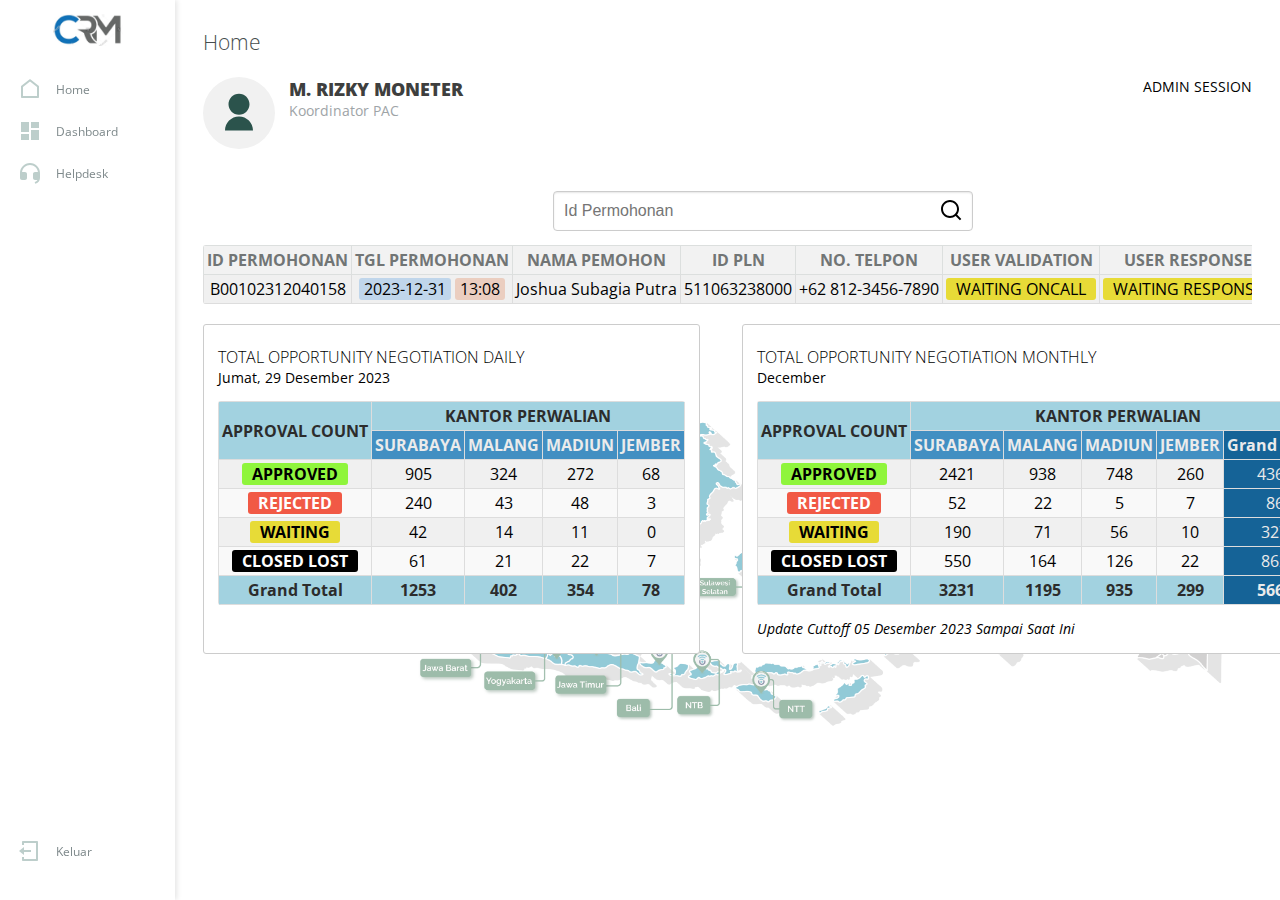
<file: index.html>
<!DOCTYPE html>
<html lang="en">
<head>
    <meta charset="utf-8">
    <title>Presale CRM</title>
    <meta name="description" content="">
    <meta name="author" content="">
    <meta name="viewport" content="width=device-width, initial-scale=1">
    <link href="//fonts.googleapis.com/css?family=Raleway:400,300,600" rel="stylesheet" type="text/css">
    <link href="https://fonts.googleapis.com/css2?family=Open+Sans:wght@400;700&display=swap" rel="stylesheet" >
    <link rel="preconnect" href="https://fonts.googleapis.com">
    <link rel="preconnect" href="https://fonts.gstatic.com" crossorigin>
    <link href="https://fonts.googleapis.com/css2?family=Roboto:ital,wght@0,100;0,300;0,400;0,500;0,700;0,900;1,100;1,300;1,400;1,500;1,700;1,900&display=swap" rel="stylesheet">
    <link href="https://fonts.googleapis.com/css2?family=Open+Sans:ital,wght@0,300;0,400;0,500;0,600;0,700;0,800;1,300;1,400;1,500;1,600;1,700;1,800&display=swap" rel="stylesheet">
    <link rel="stylesheet" href="https://fonts.googleapis.com/css2?family=Material+Symbols+Outlined:opsz,wght,FILL,GRAD@24,400,0,0" />
    <link rel="stylesheet" href="https://fonts.googleapis.com/icon?family=Material+Icons">
    <link rel="stylesheet" href="https://cdn.jsdelivr.net/npm/bootstrap-icons@1.3.0/font/bootstrap-icons.css">
    <link rel="icon" type="image/png" href="images/favicon.png">
    <link rel="stylesheet" href="css/style.css">
    <link rel="stylesheet" href="css/home.css">
    <link rel="stylesheet" href="css/dashboard.css">
    <link rel="stylesheet" href="css/helpdesk.css">
</head>
<body>
    <nav class="navbar">
        <ul class="navbar-nav">
            <li class="logo">
                <a href="index.html" class="">
                    <img class="logo-icon" src="images/crm-2.png" alt="Logo Description">
                </a>
            </li>
            <li class="nav-item">
                <a href="index.html" class="nav-link">
                    <svg xmlns="http://www.w3.org/2000/svg" viewBox="0 0 24 24" style="width: 24px; height: 24px;">
                        <path d="M21 20C21 20.5523 20.5523 21 20 21H4C3.44772 21 3 20.5523 3 20V9.48907C3 9.18048 3.14247 8.88917 3.38606 8.69972L11.3861 2.47749C11.7472 2.19663 12.2528 2.19663 12.6139 2.47749L20.6139 8.69972C20.8575 8.88917 21 9.18048 21 9.48907V20ZM19 19V9.97815L12 4.53371L5 9.97815V19H19Z" fill="currentColor"></path>
                    </svg>
                    <span class="link-text">Home</span>
                </a>
            </li>
            <li class="nav-item nav-dropdown">
                <a href="#" class="nav-link">
                    <svg xmlns="http://www.w3.org/2000/svg" viewBox="0 0 24 24" style="width: 24px; height: 24px;">
                        <path d="M3 13H11V3H3V13ZM3 21H11V15H3V21ZM13 21H21V11H13V21ZM13 3V9H21V3H13Z" fill="currentColor"></path>
                    </svg>
                    <span class="link-text">Dashboard</span>
                </a>
                <ul>
                    <li class="nav-item-inner">
                        <a href="dashboard-1.html" class="nav-link">
                            <span class="link-text-inner">Check Status Permohonan</span>
                        </a>
                    </li>
                    <li class="nav-item-inner">
                        <a href="#" class="nav-link">
                            <span class="link-text-inner">Rata-Rata Status Aging</span>
                        </a>
                    </li>
                    <li class="nav-item-inner">
                        <a href="#" class="nav-link">
                            <span class="link-text-inner">Qty. Permohonan</span>
                        </a>
                    </li>
                    <li class="nav-item-inner">
                        <a href="#" class="nav-link">
                            <span class="link-text-inner">Performa Helpdesk</span>
                        </a>
                    </li>
                </ul>
            </li>
            <li class="nav-item">
                <a href="helpdesk.html" class="nav-link">
                    <svg xmlns="http://www.w3.org/2000/svg" viewBox="0 0 24 24" style="width: 24px; height: 24px;">
                        <path d="M22 17.0022C21.999 19.8731 19.9816 22.2726 17.2872 22.8616L16.6492 20.9476C17.8532 20.7511 18.8765 20.0171 19.4649 19H17C15.8954 19 15 18.1046 15 17V13C15 11.8954 15.8954 11 17 11H19.9381C19.446 7.05369 16.0796 4 12 4C7.92038 4 4.55399 7.05369 4.06189 11H7C8.10457 11 9 11.8954 9 13V17C9 18.1046 8.10457 19 7 19H4C2.89543 19 2 18.1046 2 17V12C2 6.47715 6.47715 2 12 2C17.5228 2 22 6.47715 22 12V12.9987V13V17V17.0013V17.0022Z" fill="currentColor"></path>                    </svg>
                    <span class="link-text">Helpdesk</span>
                </a>
            </li>
            <li class="nav-item">
                <a href="#" class="nav-link icon">
                    <svg xmlns="http://www.w3.org/2000/svg" viewBox="0 0 24 24" style="width: 24px; height: 24px;">
                        <path d="M4 18H6V20H18V4H6V6H4V3C4 2.44772 4.44772 2 5 2H19C19.5523 2 20 2.44772 20 3V21C20 21.5523 19.5523 22 19 22H5C4.44772 22 4 21.5523 4 21V18ZM6 11H13V13H6V16L1 12L6 8V11Z" fill="currentColor"></path>                    </svg>
                    <span class="link-text">Keluar</span>
                </a>
            </li>
        </ul>
    </nav>
    <main class="bg-home">
        <h2>Home</h2>
        <div class="flex-column">
            <div class="flex-row">
                <div class="user-icon-circle">
                    <svg class="user-icon" xmlns="http://www.w3.org/2000/svg" viewBox="0 0 24 24" style="width: 42px; height: 42px;">
                        <path d="M4 22C4 17.5817 7.58172 14 12 14C16.4183 14 20 17.5817 20 22H4ZM12 13C8.685 13 6 10.315 6 7C6 3.685 8.685 1 12 1C15.315 1 18 3.685 18 7C18 10.315 15.315 13 12 13Z" fill="currentColor"></path>
                    </svg>
                </div>
                <div class="user-profile">
                    <div class="user-username">M. RIZKY MONETER</div>
                    <!-- <div class="user-office">PT PLN ICON PLUS</div> -->
                    <div class="user-title">Koordinator PAC</div>
                </div>
                <div class="user-session">
                    ADMIN SESSION
                </div>
            </div>
            <div class="set-center">
                <div class="home-search-container">
                    <div class="search-bar">
                        <input class="search-bar-field" type="text" id="search-input" name="q" placeholder="Id Permohonan">
                        <!-- <i class="material-icons search-icon">search</i> -->
                        <svg class="search-icon" xmlns="http://www.w3.org/2000/svg" viewBox="0 0 24 24" style="width: 24px; height: 24px;">
                            <path d="M18.031 16.6168L22.3137 20.8995L20.8995 22.3137L16.6168 18.031C15.0769 19.263 13.124 20 11 20C6.032 20 2 15.968 2 11C2 6.032 6.032 2 11 2C15.968 2 20 6.032 20 11C20 13.124 19.263 15.0769 18.031 16.6168ZM16.0247 15.8748C17.2475 14.6146 18 12.8956 18 11C18 7.1325 14.8675 4 11 4C7.1325 4 4 7.1325 4 11C4 14.8675 7.1325 18 11 18C12.8956 18 14.6146 17.2475 15.8748 16.0247L16.0247 15.8748Z" fill="currentColor"></path>
                        </svg>
                    </div>
                    <div class="table-result">
                        <div class="table-wrapper table-wrapper-home">
                            <table id="helpdesk-table">
                                <thead>
                                <tr class="table-header">
                                    <th style="width: 120px;">ID PERMOHONAN</th>
                                    <th style="width: 120px;">TGL PERMOHONAN</th>
                                    <th style="width: 150px;">NAMA PEMOHON</th>
                                    <th style="width: 120px;">ID PLN</th>
                                    <th style="width: 120px;">NO. TELPON</th>
                                    <th style="width: 150px;">USER VALIDATION</th>
                                    <th style="width: 150px;">USER RESPONSE</th>
                                    <th style="width: 150px;">APPROVAL STATUS</th>
                                    <th style="width: 130px;">AGING VALIDATION</th>
                                    <th style="width: 130px;">AGING CONFIRMATION</th>
                                    <th style="width: 130px;">AGING APPROVAL</th>
                                </tr>
                                </thead>
                                <tbody>
                                <tr>
                                    <td>B00102312040158</td>
                                    <td>
                                        <span class="date">2023-12-31</span>
                                        <span class="time">13:08</span>
                                    </td>
                                    <td>Joshua Subagia Putra</td>
                                    <td>511063238000</td>
                                    <td>+62 812-3456-7890</td>
                                    <td>
                                        <span class="on-call-waiting">WAITING ONCALL</span>
                                    </td>
                                    <td>
                                        <span class="confirmation-waiting">WAITING RESPONSE</span>
                                    </td>
                                    <td>
                                        <span class="approval-open">OPEN</span>
                                    </td>
                                    <td>00:24:32</td>
                                    <td>00:50:01</td>
                                    <td>01:32:15</td>
                                </tr>
                                <!-- Add more rows as needed -->
                                </tbody>
                            </table>
                        </div>
                    </div>
                    <div class="flex-row">
                        <div class="card">
                            <h3 style="margin-bottom: 0;">TOTAL OPPORTUNITY NEGOTIATION DAILY</h3>
                            <span>Jumat, 29 Desember 2023</span>
                            <table style="margin-top: 1rem;">
                                <thead>
                                    <tr>
                                        <th rowspan="2" class="cs-blue">APPROVAL COUNT</th>
                                        <th colspan="4" class="cs-blue">KANTOR PERWALIAN</th>
                                    </tr>
                                    <tr>
                                        <th class="cs-blue-darker">SURABAYA</th>
                                        <th class="cs-blue-darker">MALANG</th>
                                        <th class="cs-blue-darker">MADIUN</th>
                                        <th class="cs-blue-darker">JEMBER</th>
                                    </tr>
                                </thead>
                                <tbody>
                                    <tr>
                                        <td>
                                            <span class="badge-green">APPROVED</span>
                                        </td>
                                        <td>905</td>
                                        <td>324</td>
                                        <td>272</td>
                                        <td>68</td>
                                    </tr>
                                    <tr>
                                        <td>
                                            <span class="badge-red">REJECTED</span>
                                        </td>
                                        <td>240</td>
                                        <td>43</td>
                                        <td>48</td>
                                        <td>3</td>
                                    </tr>
                                    <tr>
                                        <td>
                                            <span class="badge-yellow">WAITING</span>
                                        </td>
                                        <td>42</td>
                                        <td>14</td>
                                        <td>11</td>
                                        <td>0</td>
                                    </tr>
                                    <tr>
                                        <td>
                                            <span class="badge-black">CLOSED LOST</span>
                                        </td>
                                        <td>61</td>
                                        <td>21</td>
                                        <td>22</td>
                                        <td>7</td>
                                    </tr>
                                    <tr>
                                        <td class="cs-blue" style="font-weight: bold;">Grand Total</td>
                                        <td class="cs-blue" style="font-weight: bold;">1253</td>
                                        <td class="cs-blue" style="font-weight: bold;">402</td>
                                        <td class="cs-blue" style="font-weight: bold;">354</td>
                                        <td class="cs-blue" style="font-weight: bold;">78</td>
                                    </tr>
                                    <!-- Add more rows as needed -->
                                </tbody>
                            </table>
                        </div>
                        <div class="card" style="padding-right: 6.5rem;">
                            <h3 style="margin-bottom: 0;">TOTAL OPPORTUNITY NEGOTIATION MONTHLY</h3>
                            <span>December</span>
                            <table style="margin-top: 1rem;">
                                <thead>
                                    <tr>
                                        <th rowspan="2" class="cs-blue">APPROVAL COUNT</th>
                                        <th colspan="5" class="cs-blue">KANTOR PERWALIAN</th>
                                    </tr>
                                    <tr>
                                        <th class="cs-blue-darker">SURABAYA</th>
                                        <th class="cs-blue-darker">MALANG</th>
                                        <th class="cs-blue-darker">MADIUN</th>
                                        <th class="cs-blue-darker">JEMBER</th>
                                        <th class="cs-blue-darker-2">Grand Total</th>
                                    </tr>
                                </thead>
                                <tbody>
                                    <tr>
                                        <td>
                                            <span class="badge-green">APPROVED</span>
                                        </td>
                                        <td>2421</td>
                                        <td>938</td>
                                        <td>748</td>
                                        <td>260</td>
                                        <td class="cs-blue-darker-2">4367</td>
                                    </tr>
                                    <tr>
                                        <td>
                                            <span class="badge-red">REJECTED</span>
                                        </td>
                                        <td>52</td>
                                        <td>22</td>
                                        <td>5</td>
                                        <td>7</td>
                                        <td class="cs-blue-darker-2">86</td>
                                    </tr>
                                    <tr>
                                        <td>
                                            <span class="badge-yellow">WAITING</span>
                                        </td>
                                        <td>190</td>
                                        <td>71</td>
                                        <td>56</td>
                                        <td>10</td>
                                        <td class="cs-blue-darker-2">327</td>
                                    </tr>
                                    <tr>
                                        <td>
                                            <span class="badge-black">CLOSED LOST</span>
                                        </td>
                                        <td>550</td>
                                        <td>164</td>
                                        <td>126</td>
                                        <td>22</td>
                                        <td class="cs-blue-darker-2">862</td>
                                    </tr>
                                    <tr>
                                        <td class="cs-blue" style="font-weight: bold;">Grand Total</td>
                                        <td class="cs-blue" style="font-weight: bold;">3231</td>
                                        <td class="cs-blue" style="font-weight: bold;">1195</td>
                                        <td class="cs-blue" style="font-weight: bold;">935</td>
                                        <td class="cs-blue" style="font-weight: bold;">299</td>
                                        <td class="cs-blue cs-blue-darker-2" style="font-weight: bold;">5660</td>
                                    </tr>
                                    <!-- Add more rows as needed -->
                                </tbody>
                            </table>
                            <p style="font-style: italic;">Update Cuttoff 05 Desember 2023 Sampai Saat Ini</p>

                        </div>
                    </div>
                </div>
            </div>
        </div>
    </main>
</body>
</html>
</file>
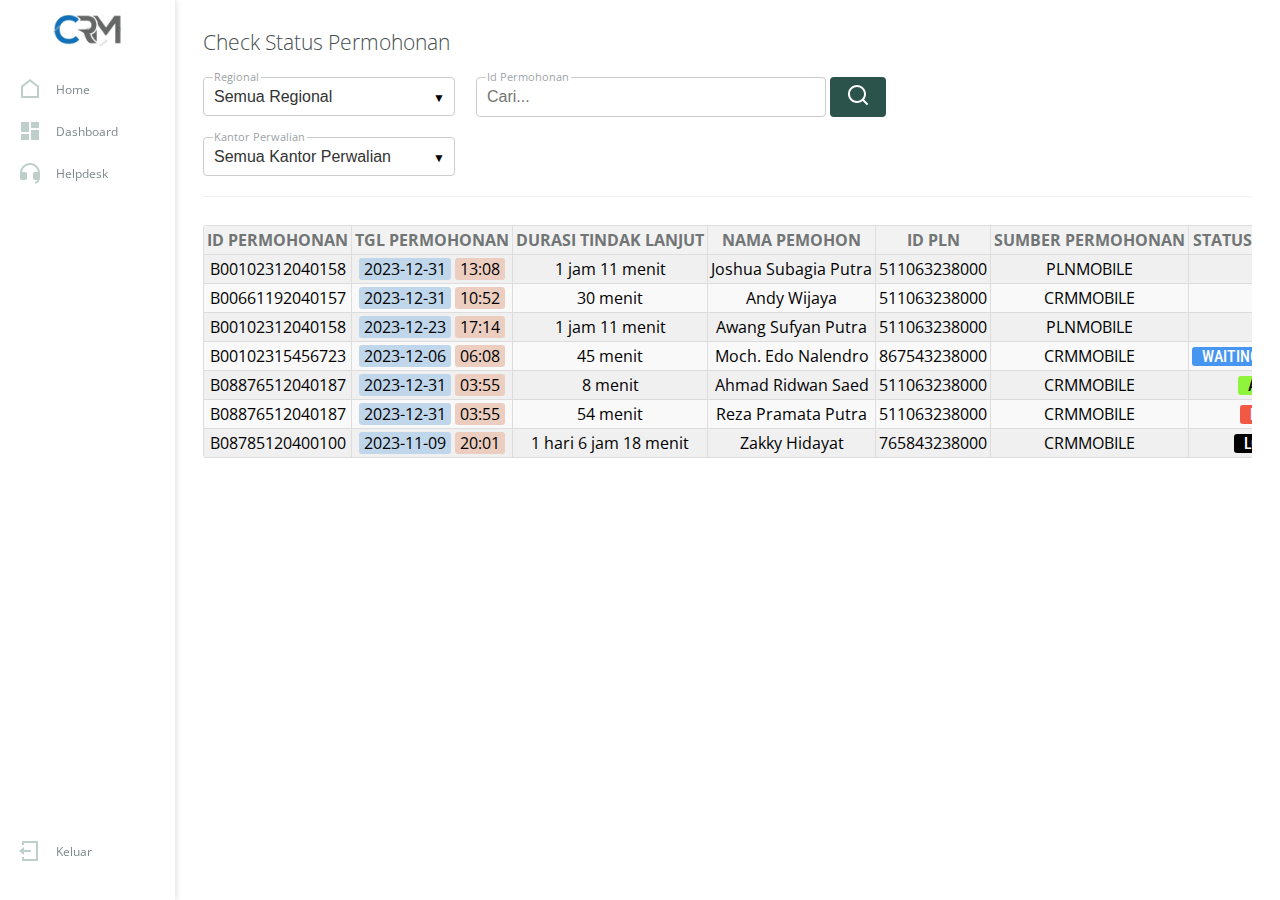
<file: dashboard-1.html>
<!DOCTYPE html>
<html lang="en">
<head>
    <meta charset="utf-8">
    <title>Presale CRM</title>
    <meta name="description" content="">
    <meta name="author" content="">
    <meta name="viewport" content="width=device-width, initial-scale=1">
    <link href="//fonts.googleapis.com/css?family=Raleway:400,300,600" rel="stylesheet" type="text/css">
    <link href="https://fonts.googleapis.com/css2?family=Open+Sans:wght@400;700&display=swap" rel="stylesheet" >
    <link rel="preconnect" href="https://fonts.googleapis.com">
    <link rel="preconnect" href="https://fonts.gstatic.com" crossorigin>
    <link href="https://fonts.googleapis.com/css2?family=Roboto:ital,wght@0,100;0,300;0,400;0,500;0,700;0,900;1,100;1,300;1,400;1,500;1,700;1,900&display=swap" rel="stylesheet">
    <link href="https://fonts.googleapis.com/css2?family=Open+Sans:ital,wght@0,300;0,400;0,500;0,600;0,700;0,800;1,300;1,400;1,500;1,600;1,700;1,800&display=swap" rel="stylesheet">
    <link rel="preconnect" href="https://fonts.googleapis.com">
<link rel="preconnect" href="https://fonts.gstatic.com" crossorigin>
<link href="https://fonts.googleapis.com/css2?family=Roboto+Condensed:ital,wght@0,100;0,200;0,300;0,400;0,500;0,600;0,700;0,800;0,900;1,100;1,200;1,300;1,400;1,500;1,600;1,700;1,800;1,900&display=swap" rel="stylesheet">
    <link rel="stylesheet" href="https://fonts.googleapis.com/css2?family=Material+Symbols+Outlined:opsz,wght,FILL,GRAD@24,400,0,0" />
    <link rel="stylesheet" href="https://fonts.googleapis.com/icon?family=Material+Icons">
    <link rel="stylesheet" href="https://cdn.jsdelivr.net/npm/bootstrap-icons@1.3.0/font/bootstrap-icons.css">
    <link rel="icon" type="image/png" href="images/favicon.png">
    <link rel="stylesheet" href="css/style.css">
    <link rel="stylesheet" href="css/dashboard.css">
</head>
<body>
    <nav class="navbar">
        <ul class="navbar-nav">
            <li class="logo">
                <a href="index.html" class="">
                    <img class="logo-icon" src="images/crm-2.png" alt="Logo Description">
                </a>
            </li>
            <li class="nav-item">
                <a href="index.html" class="nav-link">
                    <svg xmlns="http://www.w3.org/2000/svg" viewBox="0 0 24 24" style="width: 24px; height: 24px;">
                        <path d="M21 20C21 20.5523 20.5523 21 20 21H4C3.44772 21 3 20.5523 3 20V9.48907C3 9.18048 3.14247 8.88917 3.38606 8.69972L11.3861 2.47749C11.7472 2.19663 12.2528 2.19663 12.6139 2.47749L20.6139 8.69972C20.8575 8.88917 21 9.18048 21 9.48907V20ZM19 19V9.97815L12 4.53371L5 9.97815V19H19Z" fill="currentColor"></path>
                    </svg>
                    <span class="link-text">Home</span>
                </a>
            </li>
            <li class="nav-item nav-dropdown">
                <a href="#" class="nav-link">
                    <svg xmlns="http://www.w3.org/2000/svg" viewBox="0 0 24 24" style="width: 24px; height: 24px;">
                        <path d="M3 13H11V3H3V13ZM3 21H11V15H3V21ZM13 21H21V11H13V21ZM13 3V9H21V3H13Z" fill="currentColor"></path>
                    </svg>
                    <span class="link-text">Dashboard</span>
                </a>
                <ul>
                    <li class="nav-item-inner">
                        <a href="dashboard-1.html" class="nav-link">
                            <span class="link-text-inner">Check Status Permohonan</span>
                        </a>
                    </li>
                    <li class="nav-item-inner">
                        <a href="#" class="nav-link">
                            <span class="link-text-inner">Rata-Rata Status Aging</span>
                        </a>
                    </li>
                    <li class="nav-item-inner">
                        <a href="#" class="nav-link">
                            <span class="link-text-inner">Qty. Permohonan</span>
                        </a>
                    </li>
                    <li class="nav-item-inner">
                        <a href="#" class="nav-link">
                            <span class="link-text-inner">Performa Helpdesk</span>
                        </a>
                    </li>
                </ul>
            </li>
            <li class="nav-item">
                <a href="helpdesk.html" class="nav-link">
                    <svg xmlns="http://www.w3.org/2000/svg" viewBox="0 0 24 24" style="width: 24px; height: 24px;">
                        <path d="M22 17.0022C21.999 19.8731 19.9816 22.2726 17.2872 22.8616L16.6492 20.9476C17.8532 20.7511 18.8765 20.0171 19.4649 19H17C15.8954 19 15 18.1046 15 17V13C15 11.8954 15.8954 11 17 11H19.9381C19.446 7.05369 16.0796 4 12 4C7.92038 4 4.55399 7.05369 4.06189 11H7C8.10457 11 9 11.8954 9 13V17C9 18.1046 8.10457 19 7 19H4C2.89543 19 2 18.1046 2 17V12C2 6.47715 6.47715 2 12 2C17.5228 2 22 6.47715 22 12V12.9987V13V17V17.0013V17.0022Z" fill="currentColor"></path>                    </svg>
                    <span class="link-text">Helpdesk</span>
                </a>
            </li>
            <li class="nav-item">
                <a href="#" class="nav-link icon">
                    <svg xmlns="http://www.w3.org/2000/svg" viewBox="0 0 24 24" style="width: 24px; height: 24px;">
                        <path d="M4 18H6V20H18V4H6V6H4V3C4 2.44772 4.44772 2 5 2H19C19.5523 2 20 2.44772 20 3V21C20 21.5523 19.5523 22 19 22H5C4.44772 22 4 21.5523 4 21V18ZM6 11H13V13H6V16L1 12L6 8V11Z" fill="currentColor"></path>                    </svg>
                    <span class="link-text">Keluar</span>
                </a>
            </li>
        </ul>
    </nav>
    <main>
        <h2>Check Status Permohonan</h2>
        <div class="flex-column">
            <div class="filter-area">
                <div class="flex-row"">
                    <div class="flex-column" style="margin-right: 1rem">
                        <div class="dropdown-container">
                            <label class="dropdown-label" for="dropdown-regional">Regional</label>
                            <div class="dropdown">
                              <select class="dropdown-field" id="dropdown-regional" name="regional">
                                <option value="all_regional">Semua Regional</option>
                                <option value="jawa_timur">Jawa Timur</option>
                              </select>
                            </div>
                        </div>
                        <div class="dropdown-container">
                            <label class="dropdown-label" for="dropdown-office">Kantor Perwalian</label>
                            <div class="dropdown">
                              <select class="dropdown-field" id="dropdown-office" name="regional">
                                <option value="all_regional">Semua Kantor Perwalian</option>
                                <option value="surabaya">Surabaya</option>
                                <option value="malang">Malang</option>
                                <option value="jember">Jember</option>
                                <option value="malang">Malang</option>
                              </select>
                            </div>
                        </div>
                    </div>
                    <div class="flex-row">
                        <div class="search-container">
                            <label class="dropdown-label" for="search-input"">Id Permohonan</label>
                            <form class="flex-row" action="/search" method="get">
                                <input class="search-bar input-field" type="text" id="search-input" name="q" placeholder="Cari...">
                                <!-- <i class="material-icons search-icon">search</i> -->
                                <button class="search-button">
                                    <svg xmlns="http://www.w3.org/2000/svg" viewBox="0 0 24 24" style="width: 24px; height: 24px;">
                                        <path d="M18.031 16.6168L22.3137 20.8995L20.8995 22.3137L16.6168 18.031C15.0769 19.263 13.124 20 11 20C6.032 20 2 15.968 2 11C2 6.032 6.032 2 11 2C15.968 2 20 6.032 20 11C20 13.124 19.263 15.0769 18.031 16.6168ZM16.0247 15.8748C17.2475 14.6146 18 12.8956 18 11C18 7.1325 14.8675 4 11 4C7.1325 4 4 7.1325 4 11C4 14.8675 7.1325 18 11 18C12.8956 18 14.6146 17.2475 15.8748 16.0247L16.0247 15.8748Z" fill="currentColor"></path>
                                    </svg>
                                </button>
                            </form>
                          </div>
                    </div>
                </div>
            </div>
            <div class="table-area">
                <div class="table-wrapper">
                    <table>
                        <thead>
                        <tr class="table-header">
                            <th style="width: 120px;">ID PERMOHONAN</th>
                            <th style="width: 120px;">TGL PERMOHONAN</th>
                            <th style="width: 150px;">DURASI TINDAK LANJUT</th>
                            <th style="width: 150px;">NAMA PEMOHON</th>
                            <th style="width: 80px;">ID PLN</th>
                            <th style="width: 150px;">SUMBER PERMOHONAN</th>
                            <th style="width: 150px;">STATUS PERMOHONAN</th>
                            <th style="width: 120px;">NAMA AGEN</th>
                            <th style="width: 120px;">SPLITTER</th>
                            <th style="width: 120px;">JENIS PERMOHONAN</th>
                            <th style="width: 120px;">EMAIL PEMOHON</th>
                            <th style="width: 120px;">NIK PEMOHON</th>
                            <th style="width: 120px;">NPWP PEMOHON</th>
                            <th style="width: 120px;">KETERANGAN</th>
                            <th style="width: 120px;">ALAMAT</th>
                            <th style="width: 120px;">REGIONAL</th>
                            <th style="width: 120px;">KANTOR PERWAKILAN</th>
                            <th style="width: 120px;">PROVINSI</th>
                            <th style="width: 120px;">KECAMATAN</th>
                            <th style="width: 120px;">KELURAHAN</th>
                            <th style="width: 120px;">LATTITUDE</th>
                            <th style="width: 120px;">LONGTITUDE</th>
                        </tr>
                    </thead>
                    <tbody>
                        <tr>
                            <td>B00102312040158</td>
                            <td>
                                <span class="date">2023-12-31</span>
                                <span class="time">13:08</span>
                            </td>
                            <td>1 jam 11 menit</td>
                            <td>Joshua Subagia Putra</td>
                            <td>511063238000</td>
                            <td>PLNMOBILE</td>
                            <td>
                                <span class="approval-status-open roboto">
                                    OPEN
                                </span>
                            </td>
                            <td>FX-ANANDA TRI SEPTIANI (BACKOFFICE)</td>
                            <td>SPLT_SDAA11243_80</td>
                            <td>N/A</td>
                            <td>jushua.sp@protonmail.com</td>
                            <td>3512315134500000</td>
                            <td>68.123.456.7-891.112</td>
                            <td>10MBPS</td>
                            <td>Kutisari Selatan II Gg. Garuda No. 4</td>
                            <td>JAWA BAGIAN TIMUR</td>
                            <td>SURABAYA</td>
                            <td>JAWA TIMUR</td>
                            <td>TENGGILIS MEJOYO</td>
                            <td>KUTISARI</td>
                            <td>N/A</td>
                            <td>N/A</td>
                        </tr>
                        <tr>
                            <td>B00661192040157</td>
                            <td>
                                <span class="date">2023-12-31</span>
                                <span class="time">10:52</span>
                            </td>
                            <td>30 menit</td>
                            <td>Andy Wijaya</td>
                            <td>511063238000</td>
                            <td>CRMMOBILE</td>
                            <td>
                                <span class="approval-status-open roboto">
                                    OPEN
                                </span>
                            </td>
                            <td>FZ-ERDISA</td>
                            <td>SPLT_SDAA11243_80</td>
                            <td>N/A</td>
                            <td>andy.wijaya@protonmail.com</td>
                            <td>3512315134500000</td>
                            <td>68.123.456.7-891.112</td>
                            <td>10MBPS</td>
                            <td>Kutisari Selatan II Gg. Garuda No. 4</td>
                            <td>JAWA BAGIAN TIMUR</td>
                            <td>SURABAYA</td>
                            <td>JAWA TIMUR</td>
                            <td>TENGGILIS MEJOYO</td>
                            <td>KUTISARI</td>
                            <td>N/A</td>
                            <td>N/A</td>
                        </tr>
                        <tr>
                            <td>B00102312040158</td>
                            <td>
                                <span class="date">2023-12-23</span>
                                <span class="time">17:14</span>
                            </td>
                            <td>1 jam 11 menit</td>
                            <td>Awang Sufyan Putra</td>
                            <td>511063238000</td>
                            <td>PLNMOBILE</td>
                            <td>
                                <span class="approval-status-open roboto">
                                    OPEN
                                </span>
                            </td>
                            <td>FX-ANANDA TRI SEPTIANI (BACKOFFICE)</td>
                            <td>SPLT_SDAA11243_80</td>
                            <td>N/A</td>
                            <td>jushua.sp@protonmail.com</td>
                            <td>3512315134500000</td>
                            <td>68.123.456.7-891.112</td>
                            <td>10MBPS</td>
                            <td>Kutisari Selatan II Gg. Garuda No. 4</td>
                            <td>JAWA BAGIAN TIMUR</td>
                            <td>SURABAYA</td>
                            <td>JAWA TIMUR</td>
                            <td>TENGGILIS MEJOYO</td>
                            <td>KUTISARI</td>
                            <td>N/A</td>
                            <td>N/A</td>
                        </tr>
                        <tr>
                            <td>B00102315456723</td>
                            <td>
                                <span class="date">2023-12-06</span>
                                <span class="time">06:08</span>
                            </td>
                            <td>45 menit</td>
                            <td>Moch. Edo Nalendro</td>
                            <td>867543238000</td>
                            <td>CRMMOBILE</td>
                            <td>
                                <span class="approval-status-waiting-confirmation roboto">
                                    WAITING CONFIRMATION
                                </span>
                            </td>
                            <td>MF-YUDHISTIRA NUR HAFISTA</td>
                            <td>SPLT_SDAA67895_80</td>
                            <td>N/A</td>
                            <td>edo.nagoya@gmail.com</td>
                            <td>3512315134500000</td>
                            <td>68.123.456.7-891.112</td>
                            <td>10MBPS</td>
                            <td>PENJARINGANSARI BLOK M47</td>
                            <td>JAWA BAGIAN TIMUR</td>
                            <td>SURABAYA</td>
                            <td>JAWA TIMUR</td>
                            <td>RUNGKUT</td>
                            <td>PANJARINGAN SARI</td>
                            <td>N/A</td>
                            <td>N/A</td>
                        </tr>
                        <tr>
                            <td>B08876512040187</td>
                            <td>
                                <span class="date">2023-12-31</span>
                                <span class="time">03:55</span>
                            </td>
                            <td>8 menit</td>
                            <td>Ahmad Ridwan Saed</td>
                            <td>511063238000</td>
                            <td>CRMMOBILE</td>
                            <td>
                                <span class="approval-status-approved roboto">
                                    APPROVED
                                </span>
                            </td>
                            <td>FX-ANANDA TRI SEPTIANI (BACKOFFICE)</td>
                            <td>SPLT_SDAA11243_80</td>
                            <td>N/A</td>
                            <td>saed.doang@email.com</td>
                            <td>3512315134500000</td>
                            <td>68.123.456.7-891.112</td>
                            <td>10MBPS</td>
                            <td>Kutisari Selatan II Gg. Garuda No. 4</td>
                            <td>JAWA BAGIAN TIMUR</td>
                            <td>SURABAYA</td>
                            <td>JAWA TIMUR</td>
                            <td>TENGGILIS MEJOYO</td>
                            <td>KUTISARI</td>
                            <td>N/A</td>
                            <td>N/A</td>
                        </tr>
                        <tr>
                            <td>B08876512040187</td>
                            <td>
                                <span class="date">2023-12-31</span>
                                <span class="time">03:55</span>
                            </td>
                            <td>54 menit</td>
                            <td>Reza Pramata Putra</td>
                            <td>511063238000</td>
                            <td>CRMMOBILE</td>
                            <td>
                                <span class="approval-status-rejected roboto">
                                    REJECTED
                                </span>
                            </td>
                            <td>FX-ANANDA TRI SEPTIANI (BACKOFFICE)</td>
                            <td>SPLT_SDAA11243_80</td>
                            <td>N/A</td>
                            <td>reza.pratama@email.com</td>
                            <td>3512315134500000</td>
                            <td>68.123.456.7-891.112</td>
                            <td>10MBPS</td>
                            <td>Kutisari Selatan II Gg. Garuda No. 4</td>
                            <td>JAWA BAGIAN TIMUR</td>
                            <td>SURABAYA</td>
                            <td>JAWA TIMUR</td>
                            <td>TENGGILIS MEJOYO</td>
                            <td>KUTISARI</td>
                            <td>N/A</td>
                            <td>N/A</td>
                        </tr>
                        <tr>
                            <td>B08785120400100</td>
                            <td>
                                <span class="date">2023-11-09</span>
                                <span class="time">20:01</span>
                            </td>
                            <td>1 hari 6 jam 18 menit</td>
                            <td>Zakky Hidayat</td>
                            <td>765843238000</td>
                            <td>CRMMOBILE</td>
                            <td>
                                <span class="approval-status-lost-close roboto">
                                    LOST CLOSE
                                </span>
                            </td>
                            <td>FX-ANANDA TRI SEPTIANI (BACKOFFICE)</td>
                            <td>SPLT_SDAA11243_80</td>
                            <td>N/A</td>
                            <td>zak.zak@email.com</td>
                            <td>3512315134500000</td>
                            <td>68.123.456.7-891.112</td>
                            <td>10MBPS</td>
                            <td>Kutisari Selatan II Gg. Garuda No. 4</td>
                            <td>JAWA BAGIAN TIMUR</td>
                            <td>SURABAYA</td>
                            <td>JAWA TIMUR</td>
                            <td>TENGGILIS MEJOYO</td>
                            <td>KUTISARI</td>
                            <td>N/A</td>
                            <td>N/A</td>
                        </tr>
                      <!-- Add more rows as needed -->
                    </tbody>
                  </table>
                </div>
            </div>
        </div>
    </main>
</body>
</html>
</file>
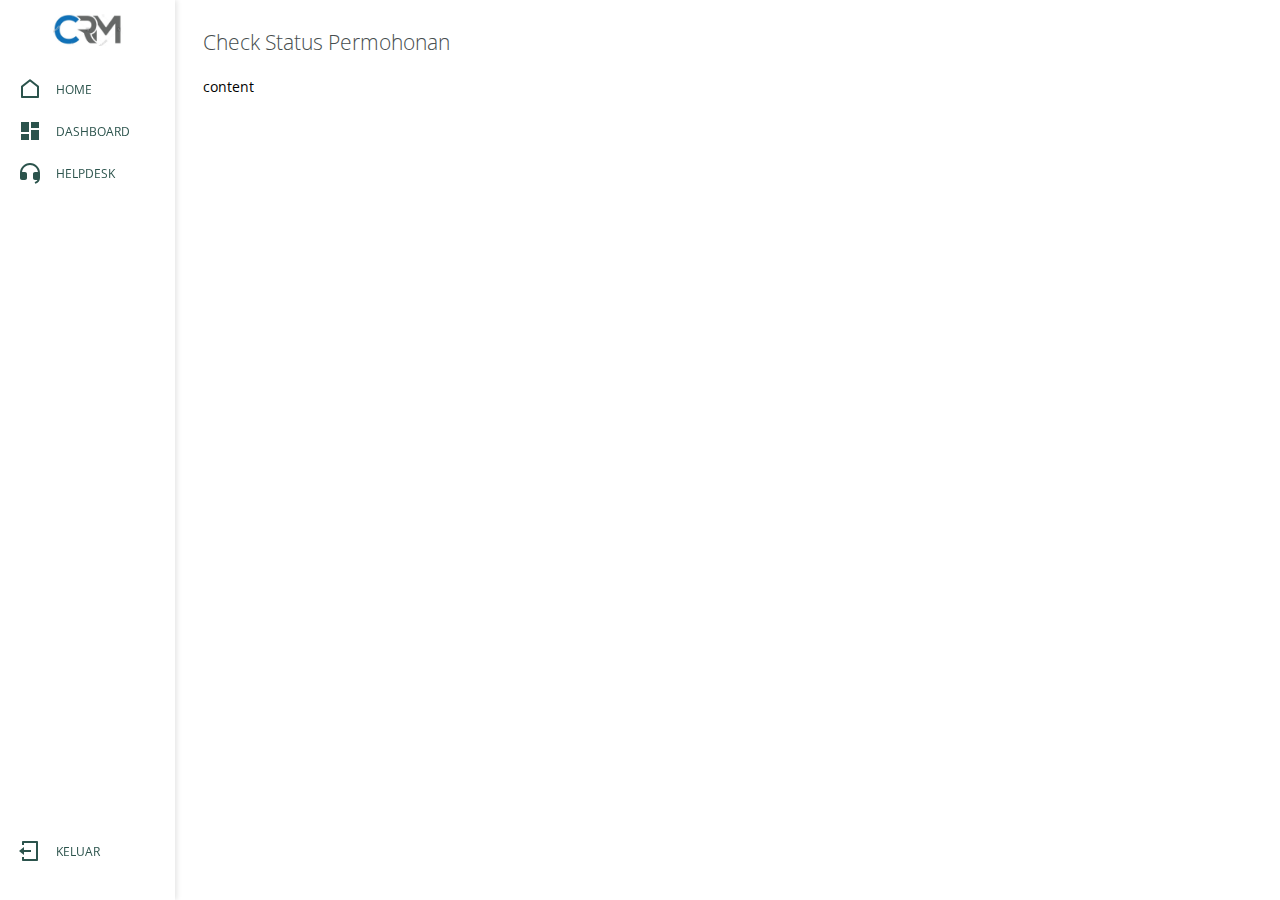
<file: dashboard.html>
<!DOCTYPE html>
<html lang="en">
<head>
    <meta charset="utf-8">
    <title>Presale CRM</title>
    <meta name="description" content="">
    <meta name="author" content="">
    <meta name="viewport" content="width=device-width, initial-scale=1">
    <link href="//fonts.googleapis.com/css?family=Raleway:400,300,600" rel="stylesheet" type="text/css">
    <link href="https://fonts.googleapis.com/css2?family=Open+Sans:wght@400;700&display=swap" rel="stylesheet" >
    <link rel="preconnect" href="https://fonts.googleapis.com">
    <link rel="preconnect" href="https://fonts.gstatic.com" crossorigin>
    <link href="https://fonts.googleapis.com/css2?family=Roboto:ital,wght@0,100;0,300;0,400;0,500;0,700;0,900;1,100;1,300;1,400;1,500;1,700;1,900&display=swap" rel="stylesheet">
    <link href="https://fonts.googleapis.com/css2?family=Open+Sans:ital,wght@0,300;0,400;0,500;0,600;0,700;0,800;1,300;1,400;1,500;1,600;1,700;1,800&display=swap" rel="stylesheet">
    <link rel="stylesheet" href="https://fonts.googleapis.com/css2?family=Material+Symbols+Outlined:opsz,wght,FILL,GRAD@24,400,0,0" />
    <link rel="stylesheet" href="https://fonts.googleapis.com/icon?family=Material+Icons">
    <link rel="stylesheet" href="https://cdn.jsdelivr.net/npm/bootstrap-icons@1.3.0/font/bootstrap-icons.css">
    <link rel="icon" type="image/png" href="images/favicon.png">
    <link rel="stylesheet" href="css/style.css">
</head>
<body>
    <nav class="navbar">
        <ul class="navbar-nav">
            <li class="logo">
                <a href="index.html" class="">
                    <img class="logo-icon" src="images/crm-2.png" alt="Logo Description">
                </a>
            </li>
            <li class="nav-item">
                <a href="index.html" class="nav-link">
                    <svg xmlns="http://www.w3.org/2000/svg" viewBox="0 0 24 24" style="width: 24px; height: 24px;">
                        <path d="M21 20C21 20.5523 20.5523 21 20 21H4C3.44772 21 3 20.5523 3 20V9.48907C3 9.18048 3.14247 8.88917 3.38606 8.69972L11.3861 2.47749C11.7472 2.19663 12.2528 2.19663 12.6139 2.47749L20.6139 8.69972C20.8575 8.88917 21 9.18048 21 9.48907V20ZM19 19V9.97815L12 4.53371L5 9.97815V19H19Z" fill="currentColor"></path>
                    </svg>
                    <span class="link-text">HOME</span>
                </a>
            </li>
            <li class="nav-item nav-dropdown">
                <a href="#" class="nav-link">
                    <svg xmlns="http://www.w3.org/2000/svg" viewBox="0 0 24 24" style="width: 24px; height: 24px;">
                        <path d="M3 13H11V3H3V13ZM3 21H11V15H3V21ZM13 21H21V11H13V21ZM13 3V9H21V3H13Z" fill="currentColor"></path>
                    </svg>
                    <span class="link-text">DASHBOARD</span>
                </a>
                <ul>
                    <li class="nav-item-inner">
                        <a href="dashboard.html" class="nav-link">
                            <span class="link-text-inner">CHECK STATUS PERMOHONAN</span>
                        </a>
                    </li>
                    <li class="nav-item-inner">
                        <a href="#" class="nav-link">
                            <span class="link-text-inner">RATA-RATA STATUS AGING</span>
                        </a>
                    </li>
                    <li class="nav-item-inner">
                        <a href="#" class="nav-link">
                            <span class="link-text-inner">QTY PERMOHONAN</span>
                        </a>
                    </li>
                    <li class="nav-item-inner">
                        <a href="#" class="nav-link">
                            <span class="link-text-inner">PERFORMA HELPDESK</span>
                        </a>
                    </li>
                </ul>
            </li>
            <li class="nav-item">
                <a href="#" class="nav-link">
                    <svg xmlns="http://www.w3.org/2000/svg" viewBox="0 0 24 24" style="width: 24px; height: 24px;">
                        <path d="M22 17.0022C21.999 19.8731 19.9816 22.2726 17.2872 22.8616L16.6492 20.9476C17.8532 20.7511 18.8765 20.0171 19.4649 19H17C15.8954 19 15 18.1046 15 17V13C15 11.8954 15.8954 11 17 11H19.9381C19.446 7.05369 16.0796 4 12 4C7.92038 4 4.55399 7.05369 4.06189 11H7C8.10457 11 9 11.8954 9 13V17C9 18.1046 8.10457 19 7 19H4C2.89543 19 2 18.1046 2 17V12C2 6.47715 6.47715 2 12 2C17.5228 2 22 6.47715 22 12V12.9987V13V17V17.0013V17.0022Z" fill="currentColor"></path>                    </svg>
                    <span class="link-text">HELPDESK</span>
                </a>
            </li>
            <li class="nav-item">
                <a href="#" class="nav-link icon">
                    <svg xmlns="http://www.w3.org/2000/svg" viewBox="0 0 24 24" style="width: 24px; height: 24px;">
                        <path d="M4 18H6V20H18V4H6V6H4V3C4 2.44772 4.44772 2 5 2H19C19.5523 2 20 2.44772 20 3V21C20 21.5523 19.5523 22 19 22H5C4.44772 22 4 21.5523 4 21V18ZM6 11H13V13H6V16L1 12L6 8V11Z" fill="currentColor"></path>                    </svg>
                    <span class="link-text">KELUAR</span>
                </a>
            </li>
        </ul>
    </nav>
    <main>
        <h2>Check Status Permohonan</h2>
        <div class="flex-row">
            content
        </div>
    </main>
</body>
</html>
</file>
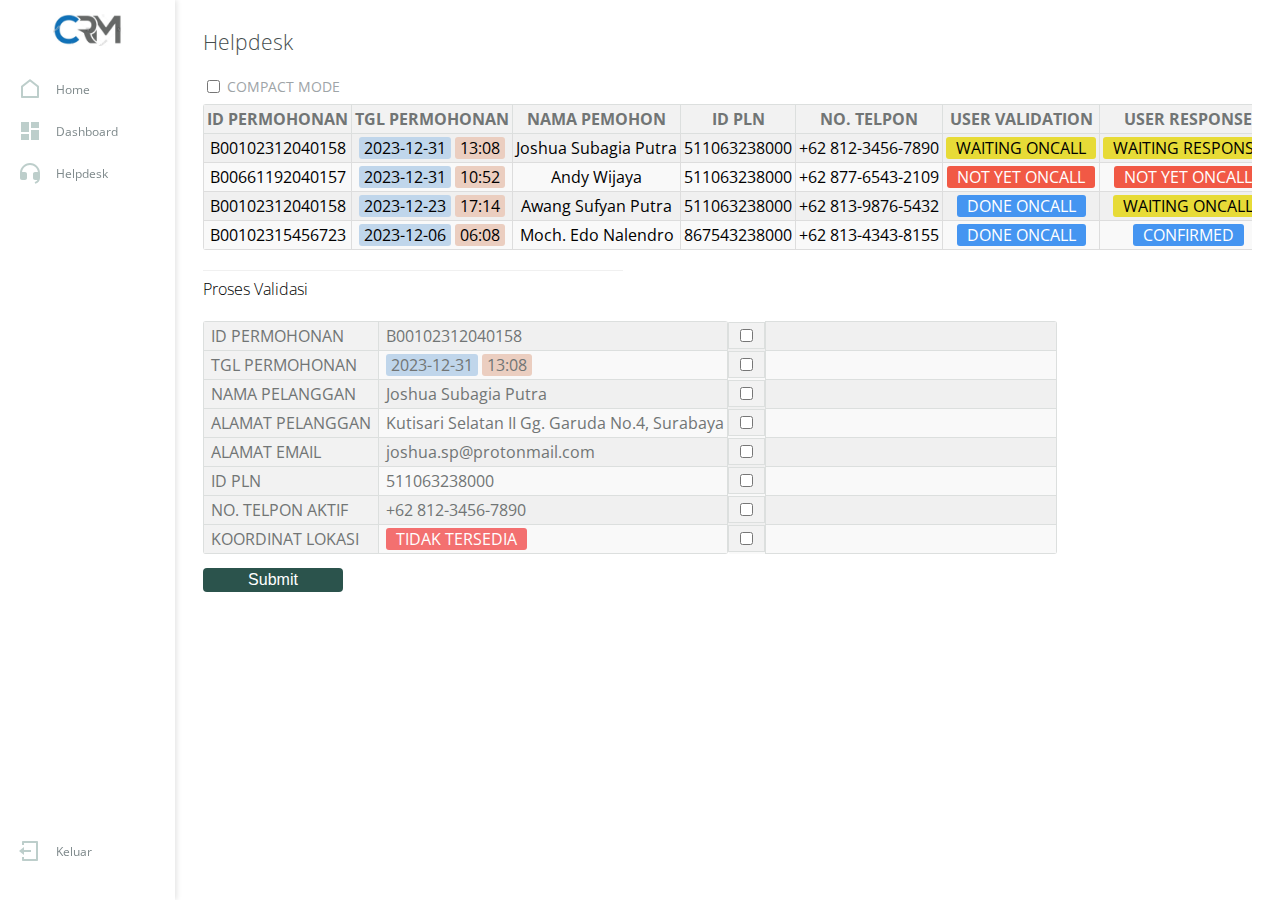
<file: helpdesk-staging-process.html>
<!DOCTYPE html>
<html lang="en">
<head>
    <meta charset="utf-8">
    <title>Presale CRM</title>
    <meta name="description" content="">
    <meta name="author" content="">
    <meta name="viewport" content="width=device-width, initial-scale=1">
    <link href="//fonts.googleapis.com/css?family=Raleway:400,300,600" rel="stylesheet" type="text/css">
    <link href="https://fonts.googleapis.com/css2?family=Open+Sans:wght@400;700&display=swap" rel="stylesheet" >
    <link rel="preconnect" href="https://fonts.googleapis.com">
    <link rel="preconnect" href="https://fonts.gstatic.com" crossorigin>
    <link href="https://fonts.googleapis.com/css2?family=Roboto:ital,wght@0,100;0,300;0,400;0,500;0,700;0,900;1,100;1,300;1,400;1,500;1,700;1,900&display=swap" rel="stylesheet">
    <link href="https://fonts.googleapis.com/css2?family=Open+Sans:ital,wght@0,300;0,400;0,500;0,600;0,700;0,800;1,300;1,400;1,500;1,600;1,700;1,800&display=swap" rel="stylesheet">
    <link rel="stylesheet" href="https://fonts.googleapis.com/css2?family=Material+Symbols+Outlined:opsz,wght,FILL,GRAD@24,400,0,0" />
    <link rel="stylesheet" href="https://fonts.googleapis.com/icon?family=Material+Icons">
    <link rel="stylesheet" href="https://cdn.jsdelivr.net/npm/bootstrap-icons@1.3.0/font/bootstrap-icons.css">
    <link rel="icon" type="image/png" href="images/favicon.png">
    <link rel="stylesheet" href="css/style.css">
    <link rel="stylesheet" href="css/dashboard.css">
    <link rel="stylesheet" href="css/helpdesk.css">
</head>
<body>
    <nav class="navbar">
        <ul class="navbar-nav">
            <li class="logo">
                <a href="index.html" class="">
                    <img class="logo-icon" src="images/crm-2.png" alt="Logo Description">
                </a>
            </li>
            <li class="nav-item">
                <a href="index.html" class="nav-link">
                    <svg xmlns="http://www.w3.org/2000/svg" viewBox="0 0 24 24" style="width: 24px; height: 24px;">
                        <path d="M21 20C21 20.5523 20.5523 21 20 21H4C3.44772 21 3 20.5523 3 20V9.48907C3 9.18048 3.14247 8.88917 3.38606 8.69972L11.3861 2.47749C11.7472 2.19663 12.2528 2.19663 12.6139 2.47749L20.6139 8.69972C20.8575 8.88917 21 9.18048 21 9.48907V20ZM19 19V9.97815L12 4.53371L5 9.97815V19H19Z" fill="currentColor"></path>
                    </svg>
                    <span class="link-text">Home</span>
                </a>
            </li>
            <li class="nav-item nav-dropdown">
                <a href="#" class="nav-link">
                    <svg xmlns="http://www.w3.org/2000/svg" viewBox="0 0 24 24" style="width: 24px; height: 24px;">
                        <path d="M3 13H11V3H3V13ZM3 21H11V15H3V21ZM13 21H21V11H13V21ZM13 3V9H21V3H13Z" fill="currentColor"></path>
                    </svg>
                    <span class="link-text">Dashboard</span>
                </a>
                <ul>
                    <li class="nav-item-inner">
                        <a href="dashboard-1.html" class="nav-link">
                            <span class="link-text-inner">Check Status Permohonan</span>
                        </a>
                    </li>
                    <li class="nav-item-inner">
                        <a href="#" class="nav-link">
                            <span class="link-text-inner">Rata-Rata Status Aging</span>
                        </a>
                    </li>
                    <li class="nav-item-inner">
                        <a href="#" class="nav-link">
                            <span class="link-text-inner">Qty. Permohonan</span>
                        </a>
                    </li>
                    <li class="nav-item-inner">
                        <a href="#" class="nav-link">
                            <span class="link-text-inner">Performa Helpdesk</span>
                        </a>
                    </li>
                </ul>
            </li>
            <li class="nav-item">
                <a href="helpdesk.html" class="nav-link">
                    <svg xmlns="http://www.w3.org/2000/svg" viewBox="0 0 24 24" style="width: 24px; height: 24px;">
                        <path d="M22 17.0022C21.999 19.8731 19.9816 22.2726 17.2872 22.8616L16.6492 20.9476C17.8532 20.7511 18.8765 20.0171 19.4649 19H17C15.8954 19 15 18.1046 15 17V13C15 11.8954 15.8954 11 17 11H19.9381C19.446 7.05369 16.0796 4 12 4C7.92038 4 4.55399 7.05369 4.06189 11H7C8.10457 11 9 11.8954 9 13V17C9 18.1046 8.10457 19 7 19H4C2.89543 19 2 18.1046 2 17V12C2 6.47715 6.47715 2 12 2C17.5228 2 22 6.47715 22 12V12.9987V13V17V17.0013V17.0022Z" fill="currentColor"></path>                    </svg>
                    <span class="link-text">Helpdesk</span>
                </a>
            </li>
            <li class="nav-item">
                <a href="#" class="nav-link icon">
                    <svg xmlns="http://www.w3.org/2000/svg" viewBox="0 0 24 24" style="width: 24px; height: 24px;">
                        <path d="M4 18H6V20H18V4H6V6H4V3C4 2.44772 4.44772 2 5 2H19C19.5523 2 20 2.44772 20 3V21C20 21.5523 19.5523 22 19 22H5C4.44772 22 4 21.5523 4 21V18ZM6 11H13V13H6V16L1 12L6 8V11Z" fill="currentColor"></path>                    </svg>
                    <span class="link-text">Keluar</span>
                </a>
            </li>
        </ul>
    </nav>
    <main>
        <h2>Helpdesk</h2>
        <div class="flex-column">
            <div class="">
                <label class="flex-row">
                    <input type="checkbox" id="toggleButton">
                    <span class="" style="padding: 0 0.25rem;">COMPACT MODE</span>
                </label>
            </div>
            <div class="table-wrapper">
                <table id="helpdesk-table">
                    <thead>
                      <tr class="table-header">
                        <th style="width: 120px;">ID PERMOHONAN</th>
                        <th style="width: 120px;">TGL PERMOHONAN</th>
                        <th style="width: 150px;">NAMA PEMOHON</th>
                        <th style="width: 120px;">ID PLN</th>
                        <th style="width: 120px;">NO. TELPON</th>
                        <th style="width: 150px;">USER VALIDATION</th>
                        <th style="width: 150px;">USER RESPONSE</th>
                        <th style="width: 150px;">APPROVAL STATUS</th>
                        <th style="width: 130px;">AGING VALIDATION</th>
                        <th style="width: 130px;">AGING CONFIRMATION</th>
                        <th style="width: 130px;">AGING APPROVAL</th>
                      </tr>
                    </thead>
                    <tbody>
                      <tr>
                        <td>B00102312040158</td>
                        <td>
                            <span class="date">2023-12-31</span>
                            <span class="time">13:08</span>
                        </td>
                        <td>Joshua Subagia Putra</td>
                        <td>511063238000</td>
                        <td>+62 812-3456-7890</td>
                        <td>
                            <span class="on-call-waiting">WAITING ONCALL</span>
                        </td>
                        <td>
                            <span class="confirmation-waiting">WAITING RESPONSE</span>
                        </td>
                        <td>
                            <span class="approval-open">OPEN</span>
                        </td>
                        <td>00:24:32</td>
                        <td>00:50:01</td>
                        <td>01:32:15</td>
                      </tr>
                      <tr>
                        <td>B00661192040157</td>
                        <td>
                            <span class="date">2023-12-31</span>
                            <span class="time">10:52</span>
                        </td>
                        <td>Andy Wijaya</td>
                        <td>511063238000</td>
                        <td>+62 877-6543-2109</td>
                        <td>
                            <span class="on-call-not-yet-called">NOT YET ONCALL</span>
                        </td>
                        <td>
                            <span class="confirmation-not-yet-called">NOT YET ONCALL</span>
                        </td>
                        <td>
                            <span class="approval-open">OPEN</span>
                        </td>
                        <td>01:02:10</td>
                        <td>01:22:55</td>
                        <td>00:15:33</td>
                      </tr>
                      <tr>
                        <td>B00102312040158</td>
                        <td>
                            <span class="date">2023-12-23</span>
                            <span class="time">17:14</span>
                        </td>
                        <td>Awang Sufyan Putra</td>
                        <td>511063238000</td>
                        <td>+62 813-9876-5432</td>
                        <td>
                            <span class="on-call-called">DONE ONCALL</span>
                        </td>
                        <td>
                            <span class="confirmation-waiting">WAITING ONCALL</span>
                        </td>
                        <td>
                            <span class="approval-open">OPEN</span>
                        </td>
                        <td>00:08:10</td>
                        <td>01:00:55</td>
                        <td>01:05:24</td>
                      </tr>
                      <tr>
                        <td>B00102315456723</td>
                        <td>
                            <span class="date">2023-12-06</span>
                            <span class="time">06:08</span>
                        </td>
                        <td>Moch. Edo Nalendro</td>
                        <td>867543238000</td>
                        <td>+62 813-4343-8155</td>
                        <td>
                            <span class="on-call-called">DONE ONCALL</span>
                        </td>
                        <td>
                            <span class="confirmation-done">CONFIRMED</span>
                        </td>
                        <td>
                            <span class="approval-approved">APPROVED</span>
                        </td>
                        <td>00:42:03</td>
                        <td>01:05:11</td>
                        <td>00:30:33</td>
                      </tr>
                      <!-- Add more rows as needed -->
                    </tbody>
                </table>
            </div>

            <div class="staging-area">
                <h3>Proses Validasi</h3>
                <div class="flex-row">
                    <table id="">
                        <thead>
                          <tr class="table-header-transpose">
                            <th style="width: 10rem;">ID PERMOHONAN</th>
                            <td style="width: 10rem;">B00102312040158</td>
                          </tr>
                          <tr class="table-header-transpose">
                            <th>TGL PERMOHONAN</th>
                            <td>
                              <span class="date">2023-12-31</span>
                              <span class="time">13:08</span>
                            </td>
                          </tr>
                          <tr class="table-header-transpose">
                            <th>NAMA PELANGGAN</th>
                            <td>Joshua Subagia Putra</td>
                          </tr>
                          <tr class="table-header-transpose">
                            <th>ALAMAT PELANGGAN</th>
                            <td>Kutisari Selatan II Gg. Garuda No.4, Surabaya</td>
                          </tr>
                          <tr class="table-header-transpose">
                            <th>ALAMAT EMAIL</th>
                            <td>joshua.sp@protonmail.com</td>
                          </tr>
                          <tr class="table-header-transpose">
                            <th>ID PLN</th>
                            <td>511063238000</td>
                          </tr>
                          <tr class="table-header-transpose">
                            <th>NO. TELPON AKTIF</th>
                            <td>+62 812-3456-7890</td>
                          </tr>
                          <tr class="table-header-transpose">
                            <th>KOORDINAT LOKASI</th>
                            <td>
                                <span class="not-available">TIDAK TERSEDIA</span>
                            </td>
                          </tr>
                        </thead>
                      </table>
                      <table id="">
                        <thead>
                          <tr class="table-header-transpose">
                            <th class="flex-row" style="width: 1.5rem;">
                                <input type="checkbox" id="myCheckbox" name="myCheckbox">
                            </th>
                            <td style="min-width: 20rem;">

                            </td>
                          </tr>
                          <tr class="table-header-transpose">
                            <th class="flex-row" style="width: 1.5rem;">
                                <input type="checkbox" id="myCheckbox" name="myCheckbox">
                            </th>
                            <td>

                            </td>
                          </tr>
                          <tr class="table-header-transpose">
                            <th class="flex-row" style="width: 1.5rem;">
                                <input type="checkbox" id="myCheckbox" name="myCheckbox">
                            </th>
                            <td>

                            </td>
                          </tr>
                          <tr class="table-header-transpose">
                            <th class="flex-row" style="width: 1.5rem;">
                                <input type="checkbox" id="myCheckbox" name="myCheckbox">
                            </th>
                            <td>

                            </td>
                          </tr>
                          <tr class="table-header-transpose">
                            <th class="flex-row" style="width: 1.5rem;">
                                <input type="checkbox" id="myCheckbox" name="myCheckbox">
                            </th>
                            <td>

                            </td>
                          </tr>
                          <tr class="table-header-transpose">
                            <th class="flex-row" style="width: 1.5rem;">
                                <input type="checkbox" id="myCheckbox" name="myCheckbox">
                            </th>
                            <td>

                            </td>
                          </tr>
                          <tr class="table-header-transpose">
                            <th class="flex-row" style="width: 1.5rem;">
                                <input type="checkbox" id="myCheckbox" name="myCheckbox">
                            </th>
                            <td>

                            </td>
                          </tr>
                          <tr class="table-header-transpose">
                            <th class="flex-row" style="width: 1.5rem;">
                                <input type="checkbox" id="myCheckbox" name="myCheckbox">
                            </th>
                            <td>

                            </td>
                          </tr>
                        </thead>
                    </table>
                </div>
                <div class="flex-row">
                    <div class="button-container">
                        <a href="helpdesk-staging-process.html">
                            <button class="validation-button" type="button">Submit</button>
                        </a>
                    </div>
                    <div class="button-container-small">
                        <!-- <button class="clipboard-button" type="button">
                            <div class="tooltip">Copy data PERMOHONAN</div>
                            <svg xmlns="http://www.w3.org/2000/svg" viewBox="0 0 24 24" style="width: 16px; height: 24px;">
                                <path d="M6.9998 6V3C6.9998 2.44772 7.44752 2 7.9998 2H19.9998C20.5521 2 20.9998 2.44772 20.9998 3V17C20.9998 17.5523 20.5521 18 19.9998 18H16.9998V20.9991C16.9998 21.5519 16.5499 22 15.993 22H4.00666C3.45059 22 3 21.5554 3 20.9991L3.0026 7.00087C3.0027 6.44811 3.45264 6 4.00942 6H6.9998ZM5.00242 8L5.00019 20H14.9998V8H5.00242ZM8.9998 6H16.9998V16H18.9998V4H8.9998V6Z" fill="currentColor"></path>
                            </svg>
                        </button> -->
                    </div>
                </div>
            </div>
        </div>
    </main>

    <script src="/scripts/script.js"></script>
</body>
</html>
</file>
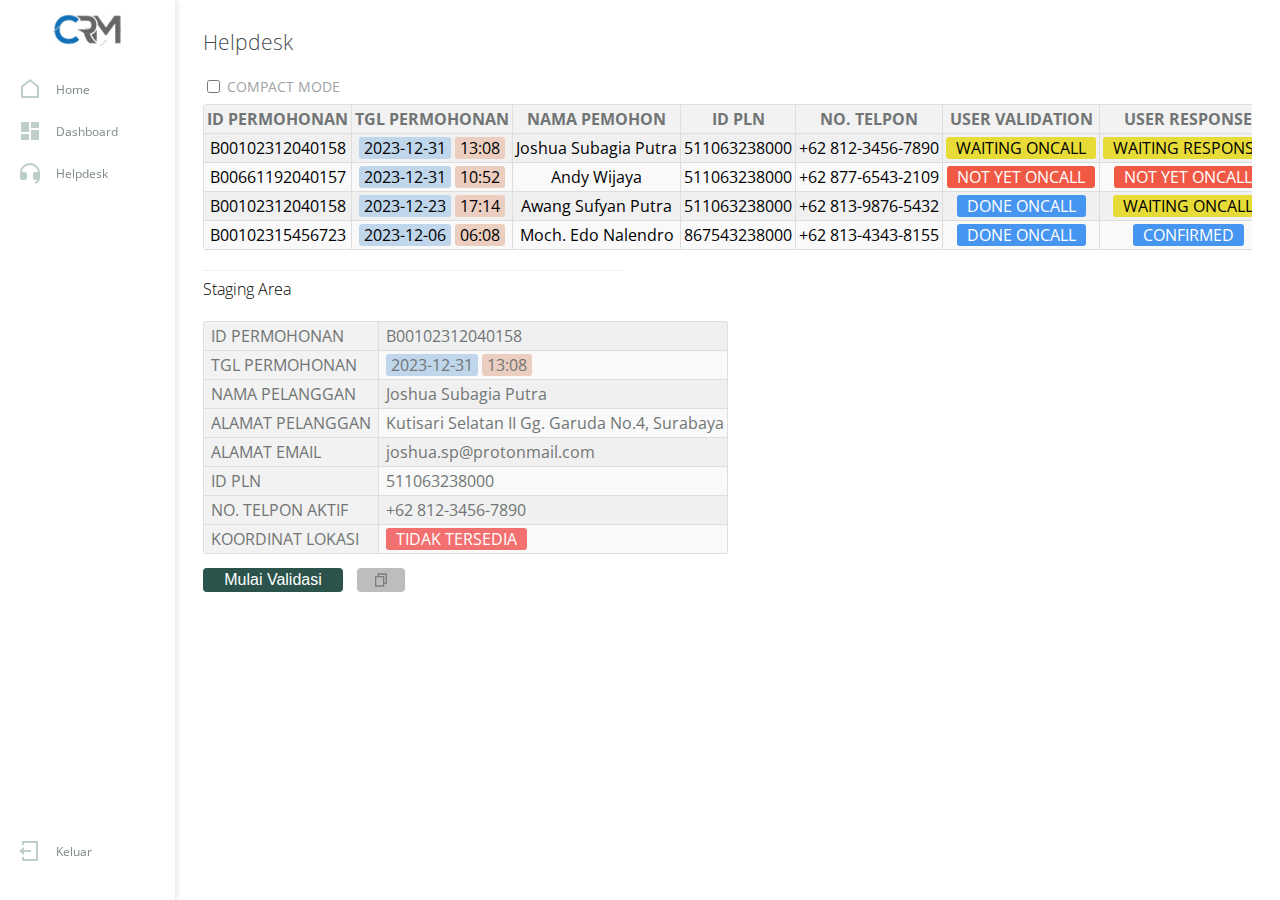
<file: helpdesk.html>
<!DOCTYPE html>
<html lang="en">
<head>
    <meta charset="utf-8">
    <title>Presale CRM</title>
    <meta name="description" content="">
    <meta name="author" content="">
    <meta name="viewport" content="width=device-width, initial-scale=1">
    <link href="//fonts.googleapis.com/css?family=Raleway:400,300,600" rel="stylesheet" type="text/css">
    <link href="https://fonts.googleapis.com/css2?family=Open+Sans:wght@400;700&display=swap" rel="stylesheet" >
    <link rel="preconnect" href="https://fonts.googleapis.com">
    <link rel="preconnect" href="https://fonts.gstatic.com" crossorigin>
    <link href="https://fonts.googleapis.com/css2?family=Roboto:ital,wght@0,100;0,300;0,400;0,500;0,700;0,900;1,100;1,300;1,400;1,500;1,700;1,900&display=swap" rel="stylesheet">
    <link href="https://fonts.googleapis.com/css2?family=Open+Sans:ital,wght@0,300;0,400;0,500;0,600;0,700;0,800;1,300;1,400;1,500;1,600;1,700;1,800&display=swap" rel="stylesheet">
    <link rel="stylesheet" href="https://fonts.googleapis.com/css2?family=Material+Symbols+Outlined:opsz,wght,FILL,GRAD@24,400,0,0" />
    <link rel="stylesheet" href="https://fonts.googleapis.com/icon?family=Material+Icons">
    <link rel="stylesheet" href="https://cdn.jsdelivr.net/npm/bootstrap-icons@1.3.0/font/bootstrap-icons.css">
    <link rel="icon" type="image/png" href="images/favicon.png">
    <link rel="stylesheet" href="css/style.css">
    <link rel="stylesheet" href="css/dashboard.css">
    <link rel="stylesheet" href="css/helpdesk.css">
    <link rel="stylesheet" href="css/home.css">
</head>
<body>
    <nav class="navbar">
        <ul class="navbar-nav">
            <li class="logo">
                <a href="index.html" class="">
                    <img class="logo-icon" src="images/crm-2.png" alt="Logo Description">
                </a>
            </li>
            <li class="nav-item">
                <a href="index.html" class="nav-link">
                    <svg xmlns="http://www.w3.org/2000/svg" viewBox="0 0 24 24" style="width: 24px; height: 24px;">
                        <path d="M21 20C21 20.5523 20.5523 21 20 21H4C3.44772 21 3 20.5523 3 20V9.48907C3 9.18048 3.14247 8.88917 3.38606 8.69972L11.3861 2.47749C11.7472 2.19663 12.2528 2.19663 12.6139 2.47749L20.6139 8.69972C20.8575 8.88917 21 9.18048 21 9.48907V20ZM19 19V9.97815L12 4.53371L5 9.97815V19H19Z" fill="currentColor"></path>
                    </svg>
                    <span class="link-text">Home</span>
                </a>
            </li>
            <li class="nav-item nav-dropdown">
                <a href="#" class="nav-link">
                    <svg xmlns="http://www.w3.org/2000/svg" viewBox="0 0 24 24" style="width: 24px; height: 24px;">
                        <path d="M3 13H11V3H3V13ZM3 21H11V15H3V21ZM13 21H21V11H13V21ZM13 3V9H21V3H13Z" fill="currentColor"></path>
                    </svg>
                    <span class="link-text">Dashboard</span>
                </a>
                <ul>
                    <li class="nav-item-inner">
                        <a href="dashboard-1.html" class="nav-link">
                            <span class="link-text-inner">Check Status Permohonan</span>
                        </a>
                    </li>
                    <li class="nav-item-inner">
                        <a href="#" class="nav-link">
                            <span class="link-text-inner">Rata-Rata Status Aging</span>
                        </a>
                    </li>
                    <li class="nav-item-inner">
                        <a href="#" class="nav-link">
                            <span class="link-text-inner">Qty. Permohonan</span>
                        </a>
                    </li>
                    <li class="nav-item-inner">
                        <a href="#" class="nav-link">
                            <span class="link-text-inner">Performa Helpdesk</span>
                        </a>
                    </li>
                </ul>
            </li>
            <li class="nav-item">
                <a href="helpdesk.html" class="nav-link">
                    <svg xmlns="http://www.w3.org/2000/svg" viewBox="0 0 24 24" style="width: 24px; height: 24px;">
                        <path d="M22 17.0022C21.999 19.8731 19.9816 22.2726 17.2872 22.8616L16.6492 20.9476C17.8532 20.7511 18.8765 20.0171 19.4649 19H17C15.8954 19 15 18.1046 15 17V13C15 11.8954 15.8954 11 17 11H19.9381C19.446 7.05369 16.0796 4 12 4C7.92038 4 4.55399 7.05369 4.06189 11H7C8.10457 11 9 11.8954 9 13V17C9 18.1046 8.10457 19 7 19H4C2.89543 19 2 18.1046 2 17V12C2 6.47715 6.47715 2 12 2C17.5228 2 22 6.47715 22 12V12.9987V13V17V17.0013V17.0022Z" fill="currentColor"></path>                    </svg>
                    <span class="link-text">Helpdesk</span>
                </a>
            </li>
            <li class="nav-item">
                <a href="#" class="nav-link icon">
                    <svg xmlns="http://www.w3.org/2000/svg" viewBox="0 0 24 24" style="width: 24px; height: 24px;">
                        <path d="M4 18H6V20H18V4H6V6H4V3C4 2.44772 4.44772 2 5 2H19C19.5523 2 20 2.44772 20 3V21C20 21.5523 19.5523 22 19 22H5C4.44772 22 4 21.5523 4 21V18ZM6 11H13V13H6V16L1 12L6 8V11Z" fill="currentColor"></path>                    </svg>
                    <span class="link-text">Keluar</span>
                </a>
            </li>
        </ul>
    </nav>
    <main>
        <h2>Helpdesk</h2>
        <div class="flex-column">
            <div class="">
                <label class="flex-row">
                    <input type="checkbox" id="toggleButton">
                    <span class="" style="padding: 0 0.25rem;">COMPACT MODE</span>
                </label>
            </div>
            <div class="table-wrapper">
                <table id="helpdesk-table">
                    <thead>
                      <tr class="table-header">
                        <th style="width: 120px;">ID PERMOHONAN</th>
                        <th style="width: 120px;">TGL PERMOHONAN</th>
                        <th style="width: 150px;">NAMA PEMOHON</th>
                        <th style="width: 120px;">ID PLN</th>
                        <th style="width: 120px;">NO. TELPON</th>
                        <th style="width: 150px;">USER VALIDATION</th>
                        <th style="width: 150px;">USER RESPONSE</th>
                        <th style="width: 150px;">APPROVAL STATUS</th>
                        <th style="width: 130px;">AGING VALIDATION</th>
                        <th style="width: 130px;">AGING CONFIRMATION</th>
                        <th style="width: 130px;">AGING APPROVAL</th>
                      </tr>
                    </thead>
                    <tbody>
                      <tr>
                        <td>B00102312040158</td>
                        <td>
                            <span class="date">2023-12-31</span>
                            <span class="time">13:08</span>
                        </td>
                        <td>Joshua Subagia Putra</td>
                        <td>511063238000</td>
                        <td>+62 812-3456-7890</td>
                        <td>
                            <span class="on-call-waiting">WAITING ONCALL</span>
                        </td>
                        <td>
                            <span class="confirmation-waiting">WAITING RESPONSE</span>
                        </td>
                        <td>
                            <span class="approval-open">OPEN</span>
                        </td>
                        <td>00:24:32</td>
                        <td>00:50:01</td>
                        <td>01:32:15</td>
                      </tr>
                      <tr>
                        <td>B00661192040157</td>
                        <td>
                            <span class="date">2023-12-31</span>
                            <span class="time">10:52</span>
                        </td>
                        <td>Andy Wijaya</td>
                        <td>511063238000</td>
                        <td>+62 877-6543-2109</td>
                        <td>
                            <span class="on-call-not-yet-called">NOT YET ONCALL</span>
                        </td>
                        <td>
                            <span class="confirmation-not-yet-called">NOT YET ONCALL</span>
                        </td>
                        <td>
                            <span class="approval-open">OPEN</span>
                        </td>
                        <td>01:02:10</td>
                        <td>01:22:55</td>
                        <td>00:15:33</td>
                      </tr>
                      <tr>
                        <td>B00102312040158</td>
                        <td>
                            <span class="date">2023-12-23</span>
                            <span class="time">17:14</span>
                        </td>
                        <td>Awang Sufyan Putra</td>
                        <td>511063238000</td>
                        <td>+62 813-9876-5432</td>
                        <td>
                            <span class="on-call-called">DONE ONCALL</span>
                        </td>
                        <td>
                            <span class="confirmation-waiting">WAITING ONCALL</span>
                        </td>
                        <td>
                            <span class="approval-open">OPEN</span>
                        </td>
                        <td>00:08:10</td>
                        <td>01:00:55</td>
                        <td>01:05:24</td>
                      </tr>
                      <tr>
                        <td>B00102315456723</td>
                        <td>
                            <span class="date">2023-12-06</span>
                            <span class="time">06:08</span>
                        </td>
                        <td>Moch. Edo Nalendro</td>
                        <td>867543238000</td>
                        <td>+62 813-4343-8155</td>
                        <td>
                            <span class="on-call-called">DONE ONCALL</span>
                        </td>
                        <td>
                            <span class="confirmation-done">CONFIRMED</span>
                        </td>
                        <td>
                            <span class="approval-approved">APPROVED</span>
                        </td>
                        <td>
                            <span class="badge-green">00:04:32</span>
                        </td>
                        <td>
                            <span class="badge-green">00:08:01</span>
                        </td>
                        <td>
                            <span class="badge-green">01:32:15</span>
                        </td>
                      </tr>
                      <!-- Add more rows as needed -->
                    </tbody>
                </table>
            </div>

            <div class="staging-area">
                <h3>Staging Area</h3>
                <div class="">
                    <table id="">
                        <thead>
                          <tr class="table-header-transpose">
                            <th style="width: 10rem;">ID PERMOHONAN</th>
                            <td style="width: 10rem;">B00102312040158</td>
                          </tr>
                          <tr class="table-header-transpose">
                            <th>TGL PERMOHONAN</th>
                            <td>
                              <span class="date">2023-12-31</span>
                              <span class="time">13:08</span>
                            </td>
                          </tr>
                          <tr class="table-header-transpose">
                            <th>NAMA PELANGGAN</th>
                            <td>Joshua Subagia Putra</td>
                          </tr>
                          <tr class="table-header-transpose">
                            <th>ALAMAT PELANGGAN</th>
                            <td>Kutisari Selatan II Gg. Garuda No.4, Surabaya</td>
                          </tr>
                          <tr class="table-header-transpose">
                            <th>ALAMAT EMAIL</th>
                            <td>joshua.sp@protonmail.com</td>
                          </tr>
                          <tr class="table-header-transpose">
                            <th>ID PLN</th>
                            <td>511063238000</td>
                          </tr>
                          <tr class="table-header-transpose">
                            <th>NO. TELPON AKTIF</th>
                            <td>+62 812-3456-7890</td>
                          </tr>
                          <tr class="table-header-transpose">
                            <th>KOORDINAT LOKASI</th>
                            <td>
                                <span class="not-available">TIDAK TERSEDIA</span>
                            </td>
                          </tr>
                        </thead>
                      </table>
                </div>
            </div>
            <div class="flex-row">
                <div class="button-container">
                    <a href="helpdesk-staging-process.html">
                        <button class="validation-button" type="button">Mulai Validasi</button>
                    </a>
                </div>
                <div class="button-container-small">
                    <button class="clipboard-button" type="button">
                        <div class="tooltip">Copy data PERMOHONAN</div>
                        <svg xmlns="http://www.w3.org/2000/svg" viewBox="0 0 24 24" style="width: 16px; height: 24px;">
                            <path d="M6.9998 6V3C6.9998 2.44772 7.44752 2 7.9998 2H19.9998C20.5521 2 20.9998 2.44772 20.9998 3V17C20.9998 17.5523 20.5521 18 19.9998 18H16.9998V20.9991C16.9998 21.5519 16.5499 22 15.993 22H4.00666C3.45059 22 3 21.5554 3 20.9991L3.0026 7.00087C3.0027 6.44811 3.45264 6 4.00942 6H6.9998ZM5.00242 8L5.00019 20H14.9998V8H5.00242ZM8.9998 6H16.9998V16H18.9998V4H8.9998V6Z" fill="currentColor"></path>
                        </svg>
                    </button>

                </div>
            </div>
        </div>
    </main>

    <script src="/scripts/script.js"></script>
</body>
</html>
</file>
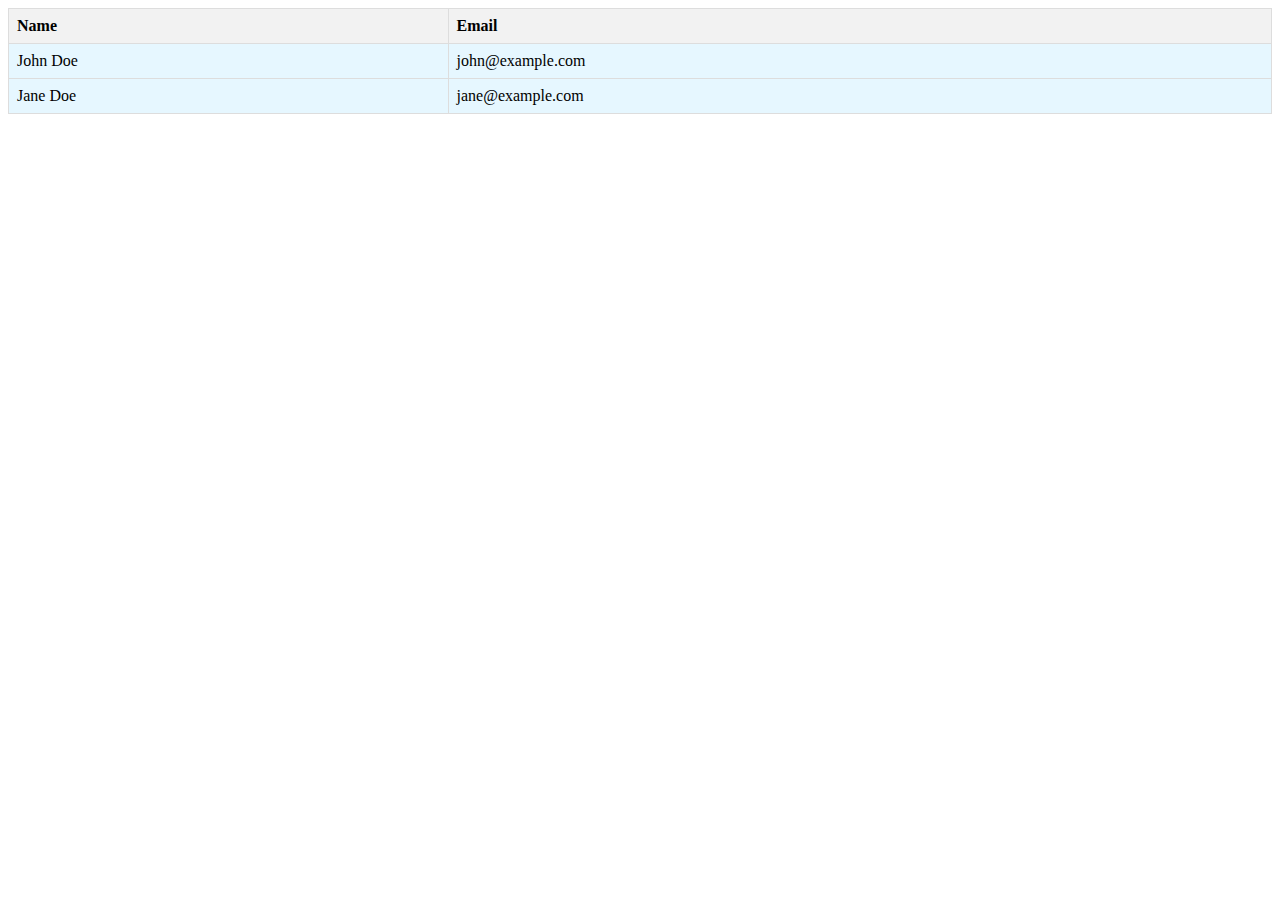
<file: test.html>
<!DOCTYPE html>
<html lang="en">
<head>
  <meta charset="UTF-8">
  <meta name="viewport" content="width=device-width, initial-scale=1.0">
  <style>
    table {
      border-collapse: collapse;
      width: 100%;
    }

    th, td {
      border: 1px solid #ddd;
      padding: 8px;
      text-align: left;
    }

    th {
      background-color: #f2f2f2;
    }

    td[contenteditable="true"] {
      background-color: #e6f7ff;
    }
  </style>
  <title>Editable Table</title>
</head>
<body>

  <table>
    <thead>
      <tr>
        <th>Name</th>
        <th>Email</th>
      </tr>
    </thead>
    <tbody>
      <tr>
        <td contenteditable="true">John Doe</td>
        <td contenteditable="true">john@example.com</td>
      </tr>
      <tr>
        <td contenteditable="true">Jane Doe</td>
        <td contenteditable="true">jane@example.com</td>
      </tr>
    </tbody>
  </table>

</body>
</html>
</file>
<file: css/style.css>
:root{
    font-size: 14px;
    font-family: 'Open Sans', sans-serif;
    --navbar-width: 12.5rem;
    --text-color: #7e898b;
    --text-color-darker: #464d4e;
    --text-color-light: #9ea4a7;
    --text-color-bright: #d6d6d6;
    --accent-color: #2b534c;

    --navbar-text-color: #788486
}

/* * {
    margin: 0;
    padding: 0;
} */

body{
    margin: 0;
    padding: 0;
    color: black;
    background-color: white;
}

h2{
    color: var(--text-color-darker);
    padding: 0;
    margin-top: 0;
    margin-bottom: 1.5rem;
    font-weight: 300;
}

h3{
    font-weight: 300;
    margin-top: 0.5rem;
    margin-bottom: 1.5rem;
}

main{
    margin-left: var(--navbar-width);
    padding: 2rem;
}

a{
    text-decoration: none;
    color: var(--text-color);
}

ul, li{
    list-style: none;
    margin: 0;
    padding: 0;
}

i{
    color: var(--text-color);
}

label{
    margin-bottom: 0;
}

button {
    display: inline-block;
    padding: 10px 20px;
    font-size: 16px;
    font-weight: bold;
    text-align: center;
    text-decoration: none;
    cursor: pointer;
    border: 2px solid var(--accent-color);
    border-radius: 5px;
    color: var(--accent-color);
    background-color: #fff;
    transition: background-color 0.3s, color 0.3s;
    -webkit-border-radius: 5px;
    -moz-border-radius: 5px;
    -ms-border-radius: 5px;
    -o-border-radius: 5px;
}

  /* Hover effect */
  button:hover {
    background-color: var(--accent-color);
    color: #fff;
  }

  /* Active state */
  button:active {
    transform: scale(0.95);
  }

  /* Disabled state */
  button:disabled {
    opacity: 0.5;
    cursor: not-allowed;
  }

.navbar{
    width: var(--navbar-width);
    height: 100vh;
    position: fixed;
    background-color: rgb(255, 255, 255);
    box-shadow: 2px 0 5px rgba(0, 0, 0, 0.1);
    z-index: 999;
}

.navbar ul ul{
    display: none;
    position: absolute;
    top: 0rem;
    left: var(--navbar-width);
    background-color: white;
    /* background-color: red; */
    width: 16rem;
    /* width: var(--navbar-width) * 2; */
    box-shadow: 2px 2px 5px rgba(0, 0, 0, 0.1);
    /* box-shadow: -2px -2px -5px rgba(0, 0, 0, 0.1); */
    /* box-shadow: inset 2px 0px 5px 0px rgba(0, 0, 0, 0.1); */


}

.navbar ul .nav-dropdown{
    position: relative;
}

.navbar ul .nav-dropdown:hover ul{
    display: initial;
}

.navbar-nav{
    list-style: none;
    margin: 0;
    padding: 0;
    display: flex;
    flex-direction: column;
    align-items: center;
    height: 100%;
}

.nav-item {
    font-size: 0.85rem;
    font-weight: normal;
    width: 100%;
    padding-top: 0.5rem;
    padding-bottom: 0.5rem;
}

.nav-item:last-child{
    margin-top: auto;
    margin-bottom: 2rem;
}

.nav-icon{
    font-size: 24px;
}

.nav-item:hover,
.nav-item:hover .link-text{
    background-color: #2b534c;
    color: white;
}

.nav-item:hover .nav-link svg path{
    fill: white
}

.nav-item-inner{
    font-size: 0.85rem;
    font-weight: normal;
    padding-left: 0.25rem;
    padding-top: 0.5rem;
    padding-bottom: 0.5rem;
}

.nav-item-inner:hover{
    background-color: #2b534c;
}

.nav-item-inner:hover .link-text-inner{
    color: white;
}

.nav-link svg path {
    fill: var(--accent-color)
}

.nav-link{
    display: flex;
    align-items: center;
    align-content: center;
    height: 2rem;
    padding-left: 1.25rem;
}

.nav-item:hover .nav-link svg{
    fill: #bdcecb; /* Set the fill color */

}

.nav-link svg{
    fill: #bdcecb; /* Set the fill color */
}

.link-text{
    color: var(--accent-color);
    margin-left: 1rem;
}

.logo{
    font-size: 2rem;
    font-weight: bold;
    text-transform: uppercase;
    text-align: center;
    width: 100%;
    margin-top: 1rem;
    margin-bottom: 1rem;
}

.logo-icon{
    width: 5rem; /* Set the width of the logo */
    height: auto; /* Maintain the aspect ratio */
    margin: 0;
    padding: 0;
}

.bg-home {
    background-image: url('/images/coverage-50.png');
    background-size: contain;
    background-repeat: no-repeat;
    background-position: center bottom;
    height: 75vh;
    /* opacity: 0.5; */
}

.user-icon path{
    fill: #2b534c;
}

.user-icon-circle {
    width: 72px;
    height: 72px;
    border-radius: 50%;
    background-color: rgb(241, 241, 241); /* Optional background color */
    display: flex;
    justify-content: center; /* Horizontal centering */
    align-items: center; /* Vertical centering */
}

.flex-row{
    display: flex;
    flex-direction: row;
}

.flex-column{
    display: flex;
    flex-direction: column;
}

.user-profile{
    padding-left: 1rem;
    display: flex;
    flex-direction: column;

}

.user-username{
    font-size: 1.25rem;
    font-weight: 800;
    /* color: var(--text-color-darker); */
    color: #3e3f3e;
}

.user-office{
    font-size: 0.85rem;
    color: var(--text-color-light);
}

.user-title{
    font-size: 1rem;
    color: var(--text-color-light);
}

.user-session{
    margin-left: auto;
}
</file>
<file: css/home.css>
.set-center{
    display: flex;
    justify-content: center;
    align-content: center;
    align-items: center;
    padding: 0;
    margin: 0;
}

.home-search-container{
    margin-top: 3rem;
    width: 100%;

}

.search-bar{
    position: relative;
}

.search-bar-field{
    margin-left: 100%;
    padding: 10px;
    border: 1px solid #ccc;
    border-radius: 5px;
    box-shadow: inset 0 1px 2px rgba(0, 0, 0, 0.1);
    font-size: 16px;
    width: 30rem;
}

.search-icon {
    position: absolute;
    top: 7px;
    right: -410px; /* Adjust the right value as needed */
    cursor: pointer;
}

.table-result{
    margin-top: 1rem;
}

.table-wrapper-home{
    margin-bottom: 1rem;
}

.card{
    padding: 1rem;
    margin-right: 3rem;
    width: 500px;
    height: 300px;
    background-color: white;
    border: 1px solid #ccc;
    border-radius:3px;
    -webkit-border-radius:3px;
    -moz-border-radius:3px;
    -ms-border-radius:3px;
    -o-border-radius:3px;
}

table thead tr th{
    color: rgb(116, 116, 116);
}

.badge-yellow{
    padding: 0px 10px;
    background-color: #e7db37;
    border-radius: 3px;
    font-weight: bold;
}

.badge-red{
    padding: 0px 10px;
    background-color: #f15945;
    color: white;
    border-radius: 3px;
    font-weight: bold;
}

.badge-blue{
    padding: 0px 10px;
    background-color: #4595f1;
    color: white;
    border-radius: 3px;
    font-weight: bold;
}

.badge-green{
    padding: 0px 10px;
    background-color: #8ff53c;
    border-radius: 3px;
    font-weight: bold;
}

.badge-black{
    padding: 0px 10px;
    background-color: #000000;
    color: white;
    border-radius: 3px;
    font-weight: bold;
}

.cs-blue{
    color: rgb(44, 44, 44);
    background-color: rgb(162, 210, 224);
}

.cs-blue-darker{
    color: rgb(235, 235, 235);
    background-color: rgb(66, 143, 194);
}

.cs-blue-darker-2{
    color: rgb(235, 235, 235);
    background-color: rgb(21, 99, 151);
}
</file>
<file: css/dashboard.css>
:root{
    font-size: 14px;
    font-family: 'Open Sans', sans-serif;
    --navbar-width: 12.5rem;
    --text-color: #7e898b;
    --text-color-darker: #464d4e;
    --text-color-light: #9ea4a7;
    --text-color-bright: #d6d6d6;
    --accent-color: #2b534c

    --navbar-text-color: #788486
}

label{
    display: block;
    margin-bottom: 8px;
    color: var(--text-color-light);
}

select{
    appearance: none;
    -webkit-appearance: none;
    -moz-appearance: none;
    padding: 10px 30px 10px 10px; /* Added extra padding on the right for the icon */
    font-size: 16px;
    border: 1px solid #ccc;
    border-radius: 4px;
    background-color: #fff;
    color: #333;
    width: 200px;
    cursor: pointer;
}

.filter-area{
    /* background-color: #bd7979; */
    width: 100%;
    height: 8.5rem;
    border-bottom: 1px solid #f0f0f0;
}

.table-area{
    width: 100%;
    margin-top: 1rem;
    padding-top: 1rem;
    /* background-color: #3f494b; */
    /* height: auto; */
}

.dropdown-label{
    font-size: 0.8rem;
    background-color: white;
    padding-left: 0.1rem;
    padding-right: 0.1rem;
    position: absolute;
    top: -8px;
    left: 10px;
    z-index: 90;
}

.dropdown-field{
    width: 18rem;
}

.dropdown-container{
    position: relative;
    margin-right: 0.5rem;
    margin-bottom: 1.5rem;
}

.dropdown {
    position: relative;
    display: inline-block;
}

/* Custom dropdown arrow */
.dropdown::after {
    content: '\25BC'; /* Unicode character for a downward arrow */
    font-size: 12px;
    position: absolute;
    top: 50%;
    right: 10px;
    transform: translateY(-50%);
    pointer-events: none;
}

/* Basic Button Styling */
button {
    position: relative;
    padding: 0px 16px;
    font-size: 16px;
    border: none;
    border-radius: 4px;
    cursor: pointer;
    background-color: #2b534c;
    color: #ffffff;
    -webkit-border-radius: 4px;
    -moz-border-radius: 4px;
    -ms-border-radius: 4px;
    -o-border-radius: 4px;
}

button:hover {
    background-color: #3e796f;
}

button:active {
    background-color: #2c776b;
}

input[type="text"] {
    padding: 10px;
    font-size: 16px;
    border: 1px solid #ccc;
    border-radius: 4px;
    /* width: 200px; */
    box-sizing: border-box;
  }

input[type="text"]:hover,
input[type="text"]:focus {
    border-color: #666;
}

.input-field{
    width: 15rem;
    margin-right: 0.25rem;
}

.input-field-inner-label{
    font-size: 0.8rem;
    background-color: white;
    padding-left: 0.1rem;
    padding-right: 0.1rem;
    position: absolute;
    top: -10px;
    left: 10px;
    z-index: 90;
}

.search-container{
    position: relative;
    margin-right: 2rem;
}

.search-bar{
    width: 25rem;
}

/* TABLE SIZE CONTROL */
table, th, td {
    font-size: 16px; /* Adjust the font size as needed */
  }

table {
    width: 100%;
    border-collapse: collapse;
    white-space: nowrap;
    border-radius: 3px; /* Add border radius to the entire table */
    overflow: hidden; /* Ensure rounded corners are visible */
}


th, td {
    padding: 3px;
    border: 1px solid #ddd;
    text-align: left;
    white-space: nowrap;
    text-align: center;
}

th {
    background-color: #f2f2f2;
}

/* Alternate row coloring */
tr:nth-child(odd) {
    background-color: #f0f0f0;
}

tr:nth-child(even) {
    background-color: #f9f9f9;
}

/* Hover effect on rows */
tr:hover {
    background-color: #e5e5e5;
}

.table-wrapper{
    overflow-x: auto;
    margin-bottom: 20px;
}

.table-wrapper::-webkit-scrollbar{
    width: 12px;
    height: 0.65rem;

}
.table-wrapper::-webkit-scrollbar-track{
    background-color: rgb(209, 207, 207);
}

.table-wrapper::-webkit-scrollbar-thumb{
    background-color: #646464;
    border-radius: 3px;
    -webkit-border-radius: 3px;
    -moz-border-radius: 3px;
    -ms-border-radius: 3px;
    -o-border-radius: 3px;
}

.table-header th{
    border: 1px solid #dcdfde;
    color: #717575;
}

.date{
    padding: 0px 5px;
    background-color: #c0d6eb;
    border-radius: 3px;
    -webkit-border-radius: 3px;
    -moz-border-radius: 3px;
    -ms-border-radius: 3px;
    -o-border-radius: 3px;
}

.time{
    padding: 0px 5px;
    background-color: #ebcec0;
    border-radius: 3px;
}

.table-header-transpose th{
    border: 1px solid #dcdfde;
    color: #717575;
    font-weight: normal;
    text-align: left;
    padding-left: 0.5rem;
    padding-right: 0.5rem;
}

.table-header-transpose td{
    border: 1px solid #dcdfde;
    color: #717575;
    width: 200rem;
    text-align: left;
    padding-left: 0.5rem;
}

.approval-status-open{
    padding: 0px 10px;
    background-color: #e7db37;
    border-radius: 3px;
}

.approval-status-waiting-confirmation{
    padding: 0px 10px;
    background-color: #4595f1;
    color: white;
    border-radius: 3px;
}

.approval-status-approved{
    padding: 0px 10px;
    background-color: #8ff53c;
    border-radius: 3px;
}

.approval-status-rejected{
    padding: 0px 10px;
    background-color: #f15945;
    color: white;
    border-radius: 3px;
}

.approval-status-lost-close{
    padding: 0px 10px;
    background-color: #292929;
    color: white;
    border-radius: 3px;
    -webkit-border-radius: 3px;
    -moz-border-radius: 3px;
    -ms-border-radius: 3px;
    -o-border-radius: 3px;
}

.on-call-called{
    padding: 0px 10px;
    background-color: #4595f1;
    color: white;
    border-radius: 3px;
}

.on-call-not-yet-called{
    padding: 0px 10px;
    background-color: #f15945;
    color: white;
    border-radius: 3px;
}

.on-call-waiting{
    padding: 0px 10px;
    background-color: #e7db37;
    border-radius: 3px;
}

.confirmation-done{
    padding: 0px 10px;
    background-color: #4595f1;
    color: white;
    border-radius: 3px;
}

.confirmation-not-yet-called{
    padding: 0px 10px;
    background-color: #f15945;
    color: white;
    border-radius: 3px;
}

.confirmation-waiting{
    padding: 0px 10px;
    background-color: #e7db37;
    border-radius: 3px;
}

.approval-rejected{
    padding: 0px 10px;
    background-color: #f15945;
    color: white;
    border-radius: 3px;
}

.approval-approved{
    padding: 0px 10px;
    background-color: #4595f1;
    color: white;
    border-radius: 3px;
}

.approval-open{
    padding: 0px 10px;
    background-color: #8ff53c;
    border-radius: 3px;
}

.approval-status-lost-close{
    padding: 0px 10px;
    background-color: #000000;
    color: white;
    border-radius: 3px;
}

/* Add this style to hide columns initially */
.hide-column {
    display: none;
}

.not-available{
    padding: 0px 10px;
    background-color: #f37070;
    color: white;
    border-radius: 3px;
}

/* Hide the tooltip by default */
.tooltip {
    display: none;
    position: absolute;
    background-color: #f1f1f1;
    color: #686868;
    padding: 5px;
    border-radius: 5px;
    font-size: 12px;
    white-space: nowrap;
    top: -20px;
    right: -120px;
}

/* Show the tooltip when hovering over the button */
button:hover .tooltip {
    display: block;
}

.roboto{
    font-family: 'Roboto Condensed';
    font-weight: 500;
}


/* .aging-call-and-validation-green{
    padding: 0px 10px;
    background-color: #8ff53c;
    border-radius: 3px;
}

.aging-call-and-validation-medium{
    padding: 0px 10px;
    background-color: #e7db37;
    border-radius: 3px;
}

.approval-rejected{
    padding: 0px 10px;
    background-color: #f15945;
    color: white;
    border-radius: 3px;
}

.approval-approved{
    padding: 0px 10px;
    background-color: #4595f1;
    color: white;
    border-radius: 3px;
}

.approval-open{
    padding: 0px 10px;
    background-color: #8ff53c;
    border-radius: 3px;
}

.approval-status-lost-close{
    padding: 0px 10px;
    background-color: #000000;
    color: white;
    border-radius: 3px;
} */
</file>
<file: css/helpdesk.css>
.c-container{
    border: 1px solid #333; /* border width and color */
    border-radius: 10px;   /* border radius for rounded corners */
    padding: 10px;
    width: 50rem;
}

.data-column{
    padding-right: 1rem;
}

.staging-area{
    border-top: 1px solid #f0f0f0;
    width: 30rem;
}

.validation-button{
    margin-top: 1rem;
    font-weight: normal;
    font-size: 16px;
    height: 24px;
}


/* Set width as a percentage of the parent container */
.button-container {
    width: 10rem; /* Set the width of the container */
    margin-right: 1rem;
}

.button-container button {
    width: 100%; /* Set the button width to 100% of the container */
}

.button-container-small {
    width: 5rem; /* Set the width of the container */
    margin-right: 1rem;
}

.clipboard-button{
    margin-top: 1rem;
    font-weight: normal;
    font-size: 16px;
    height: 24px;
    background-color: #bdbdbd;
    color: #7e7d7d;
}

.clipboard-button:hover{
    background-color: #e4e4e4;
    color: #7e7d7d;
}
</file>
